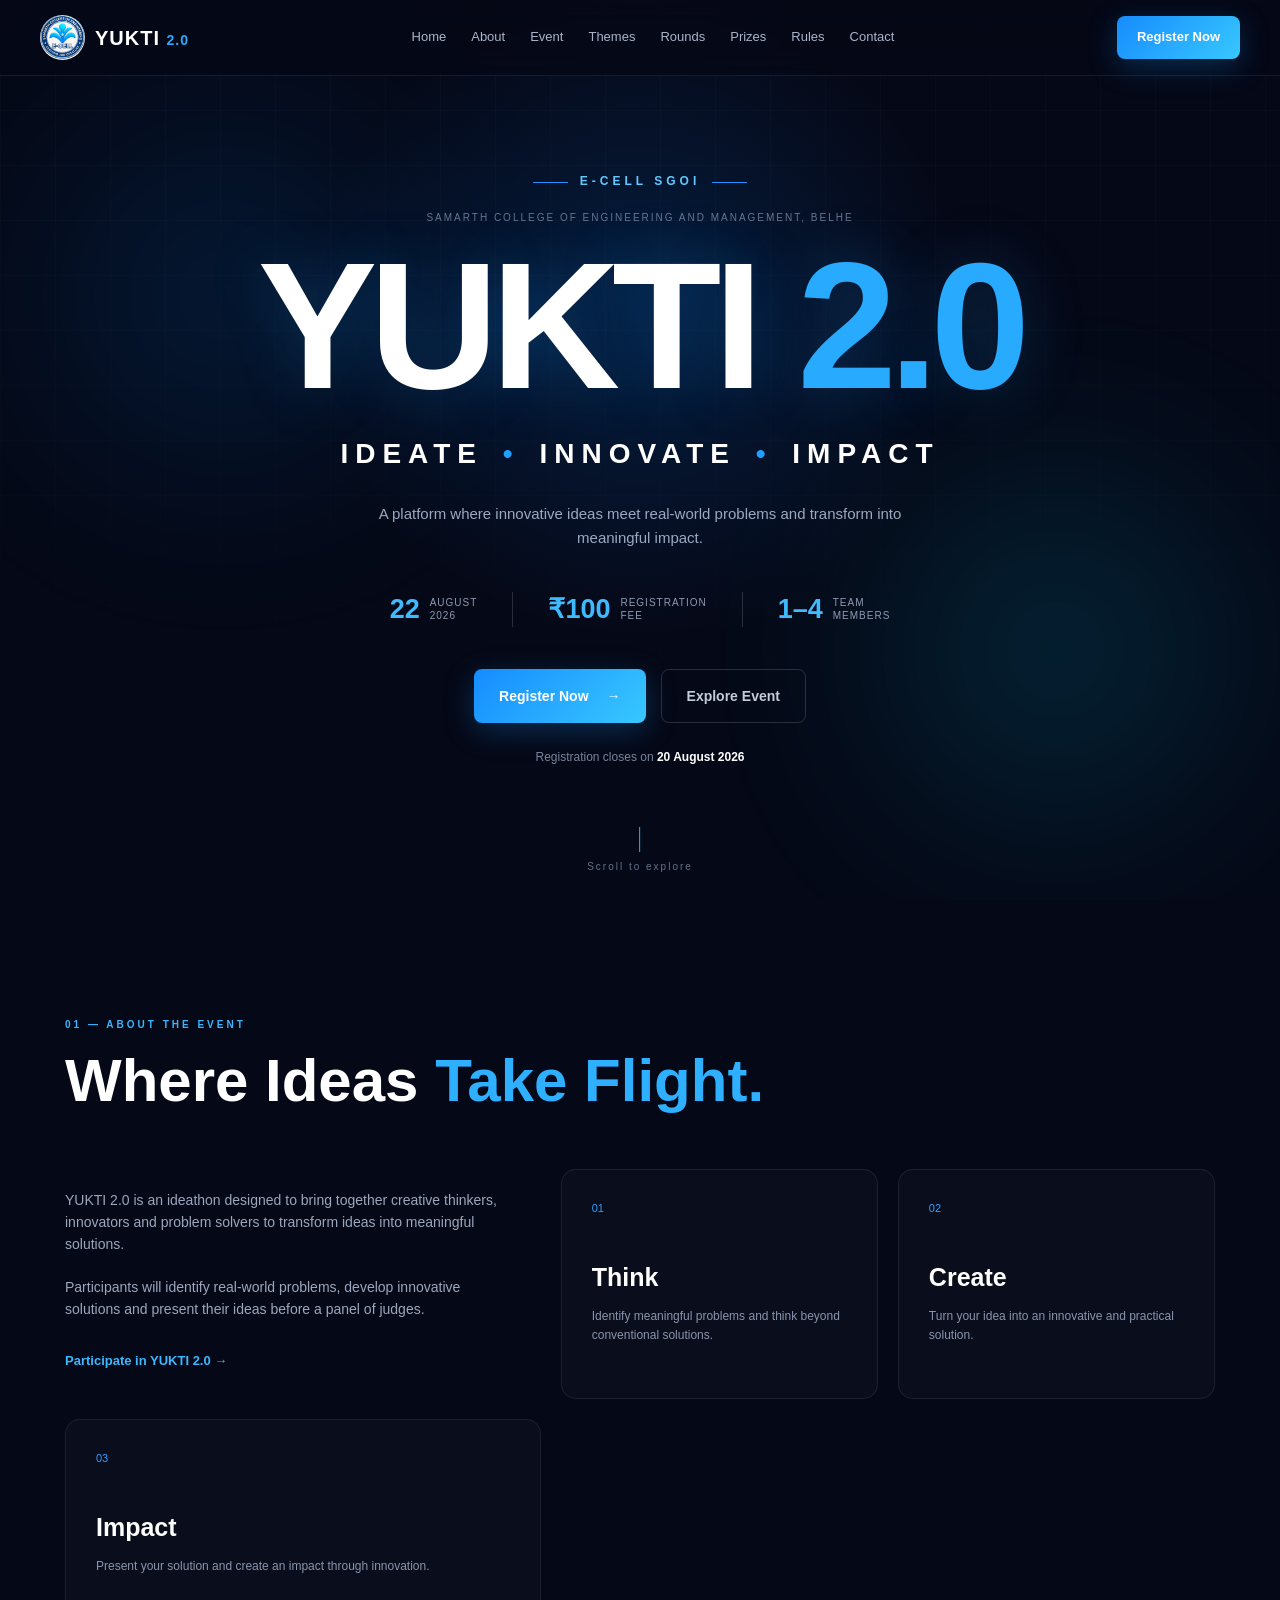
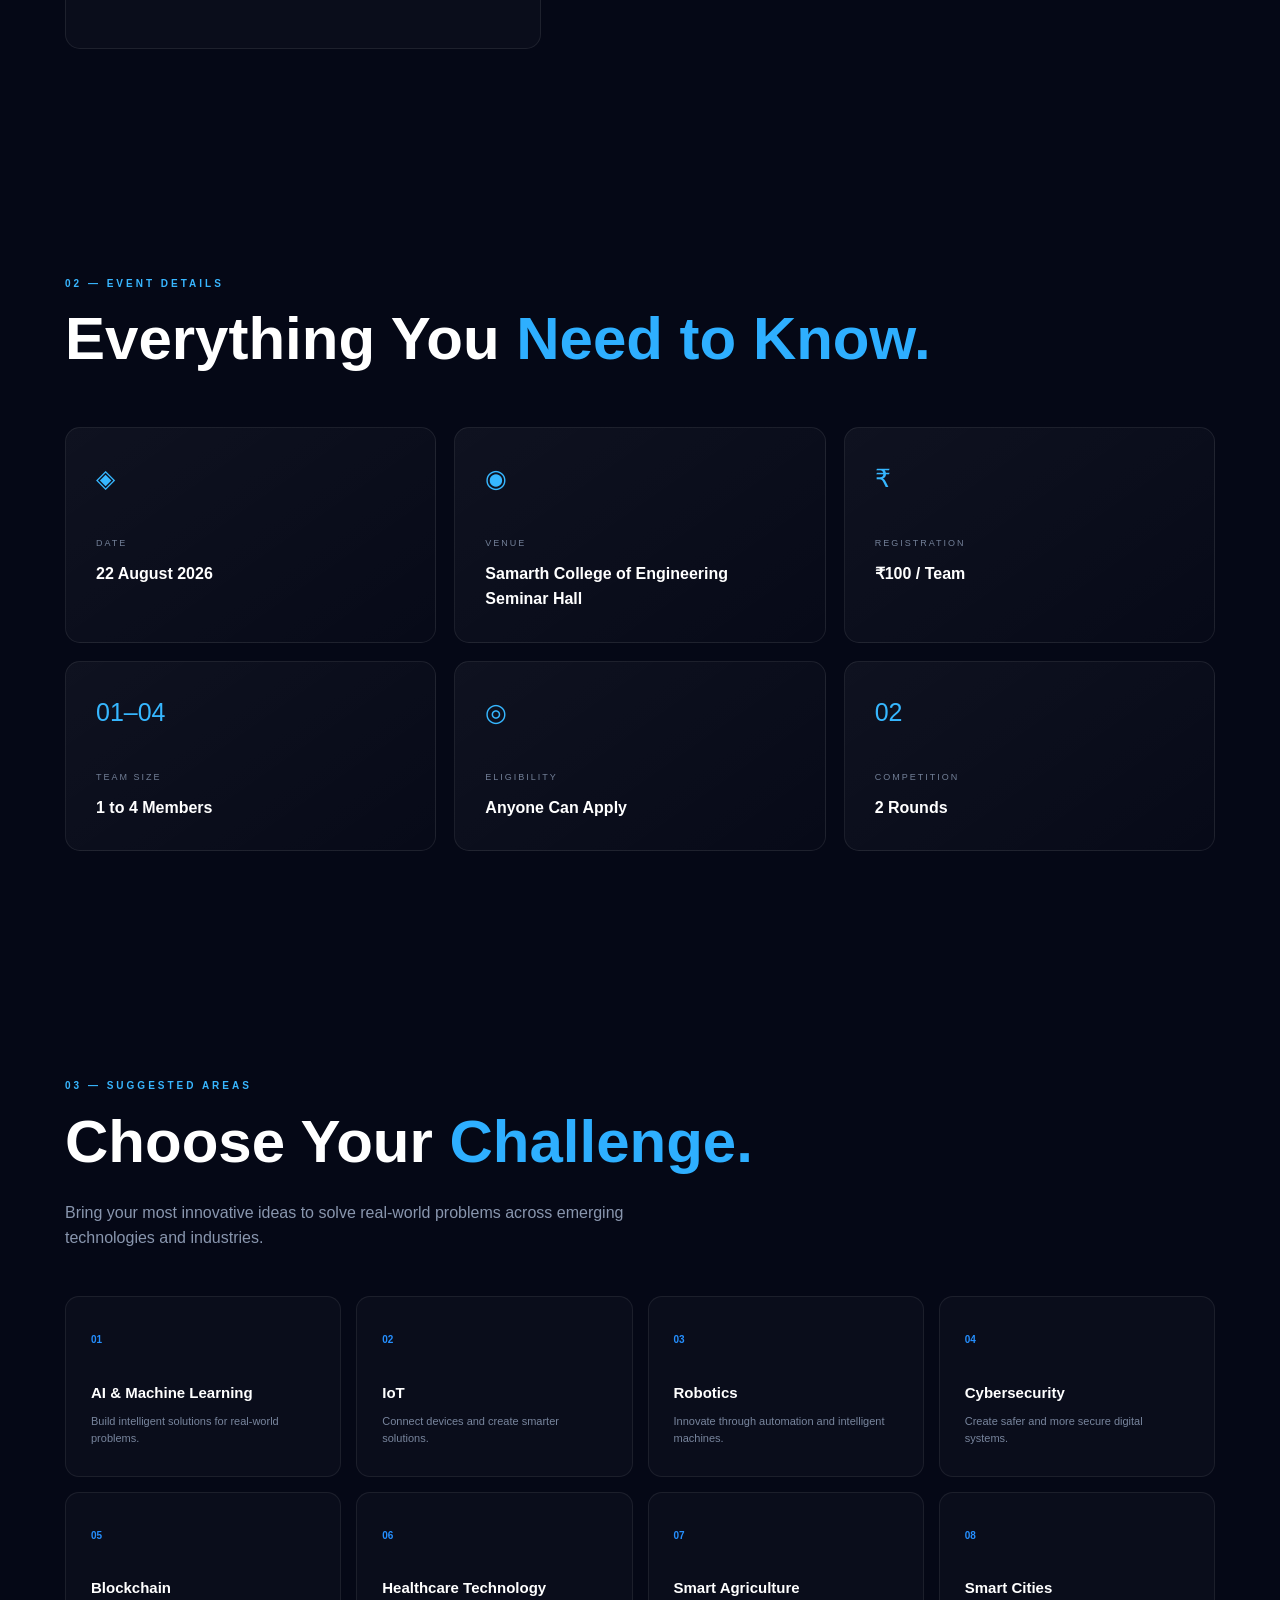
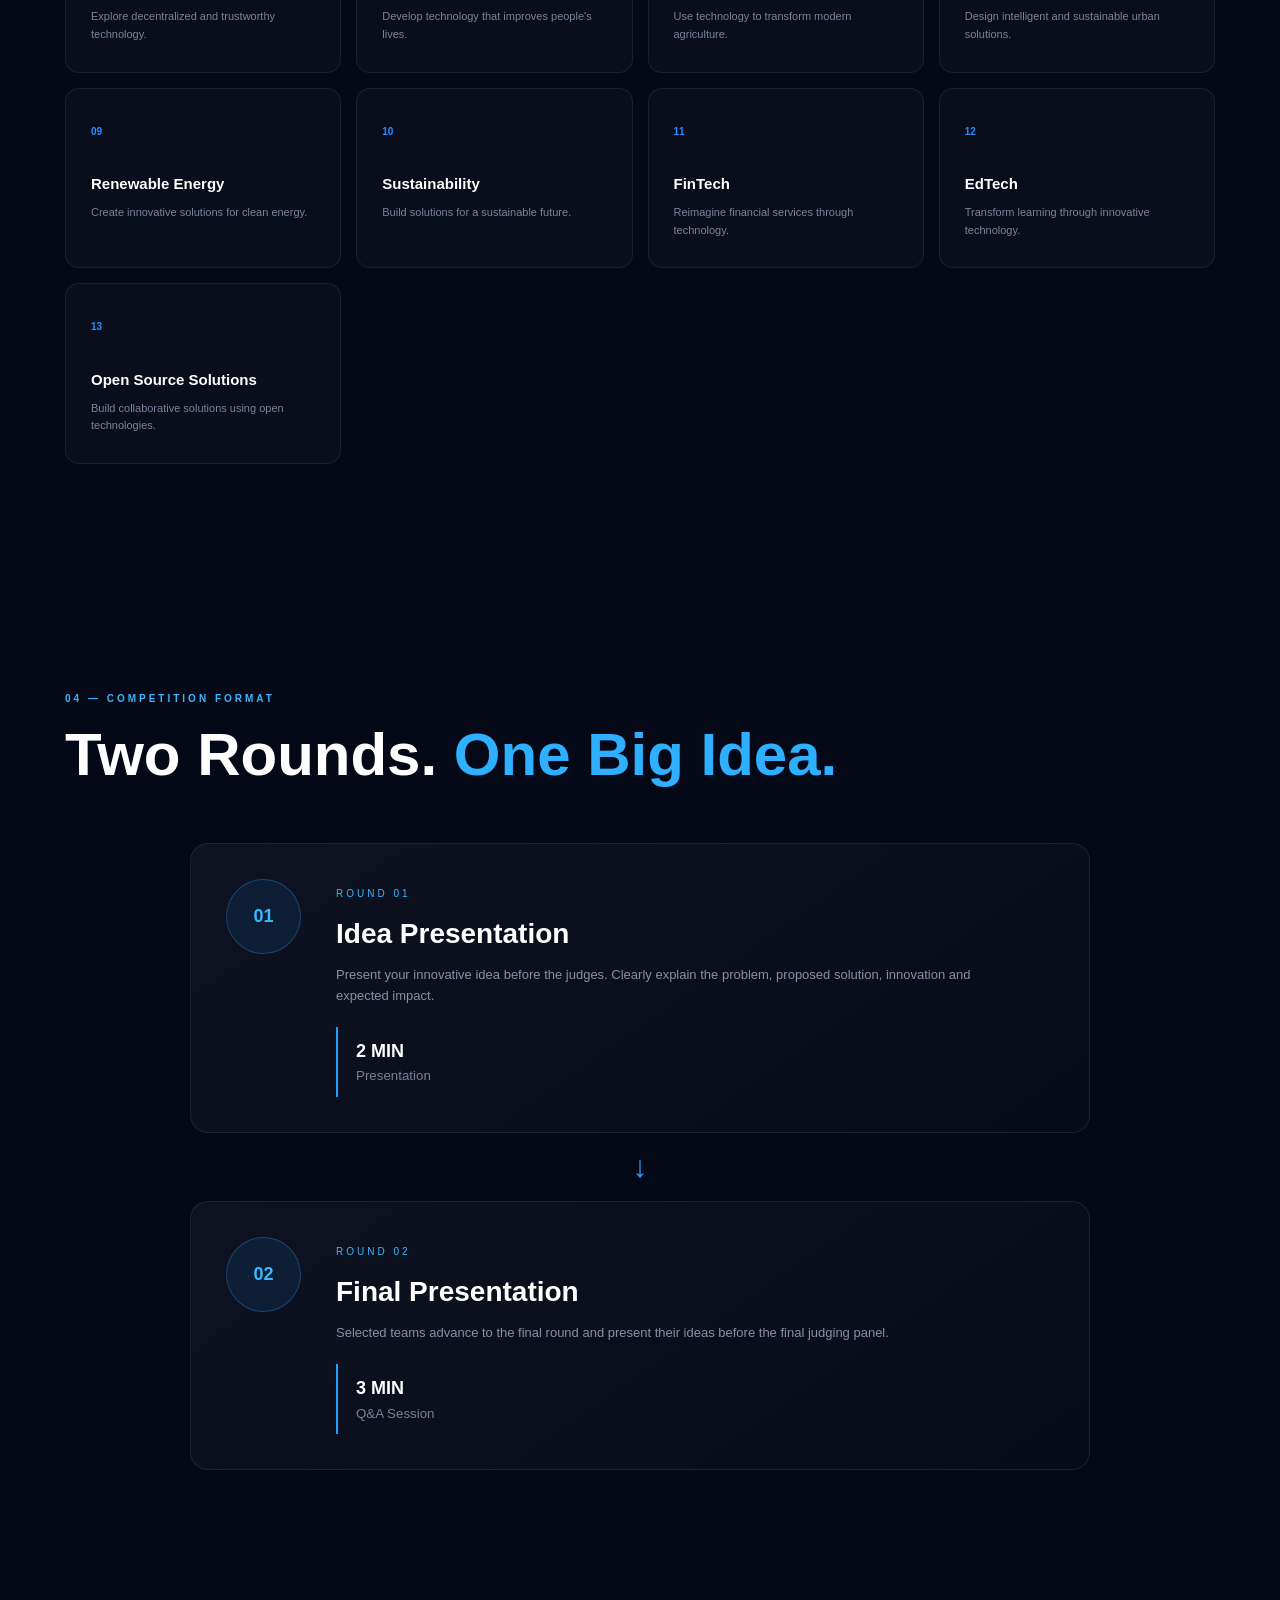
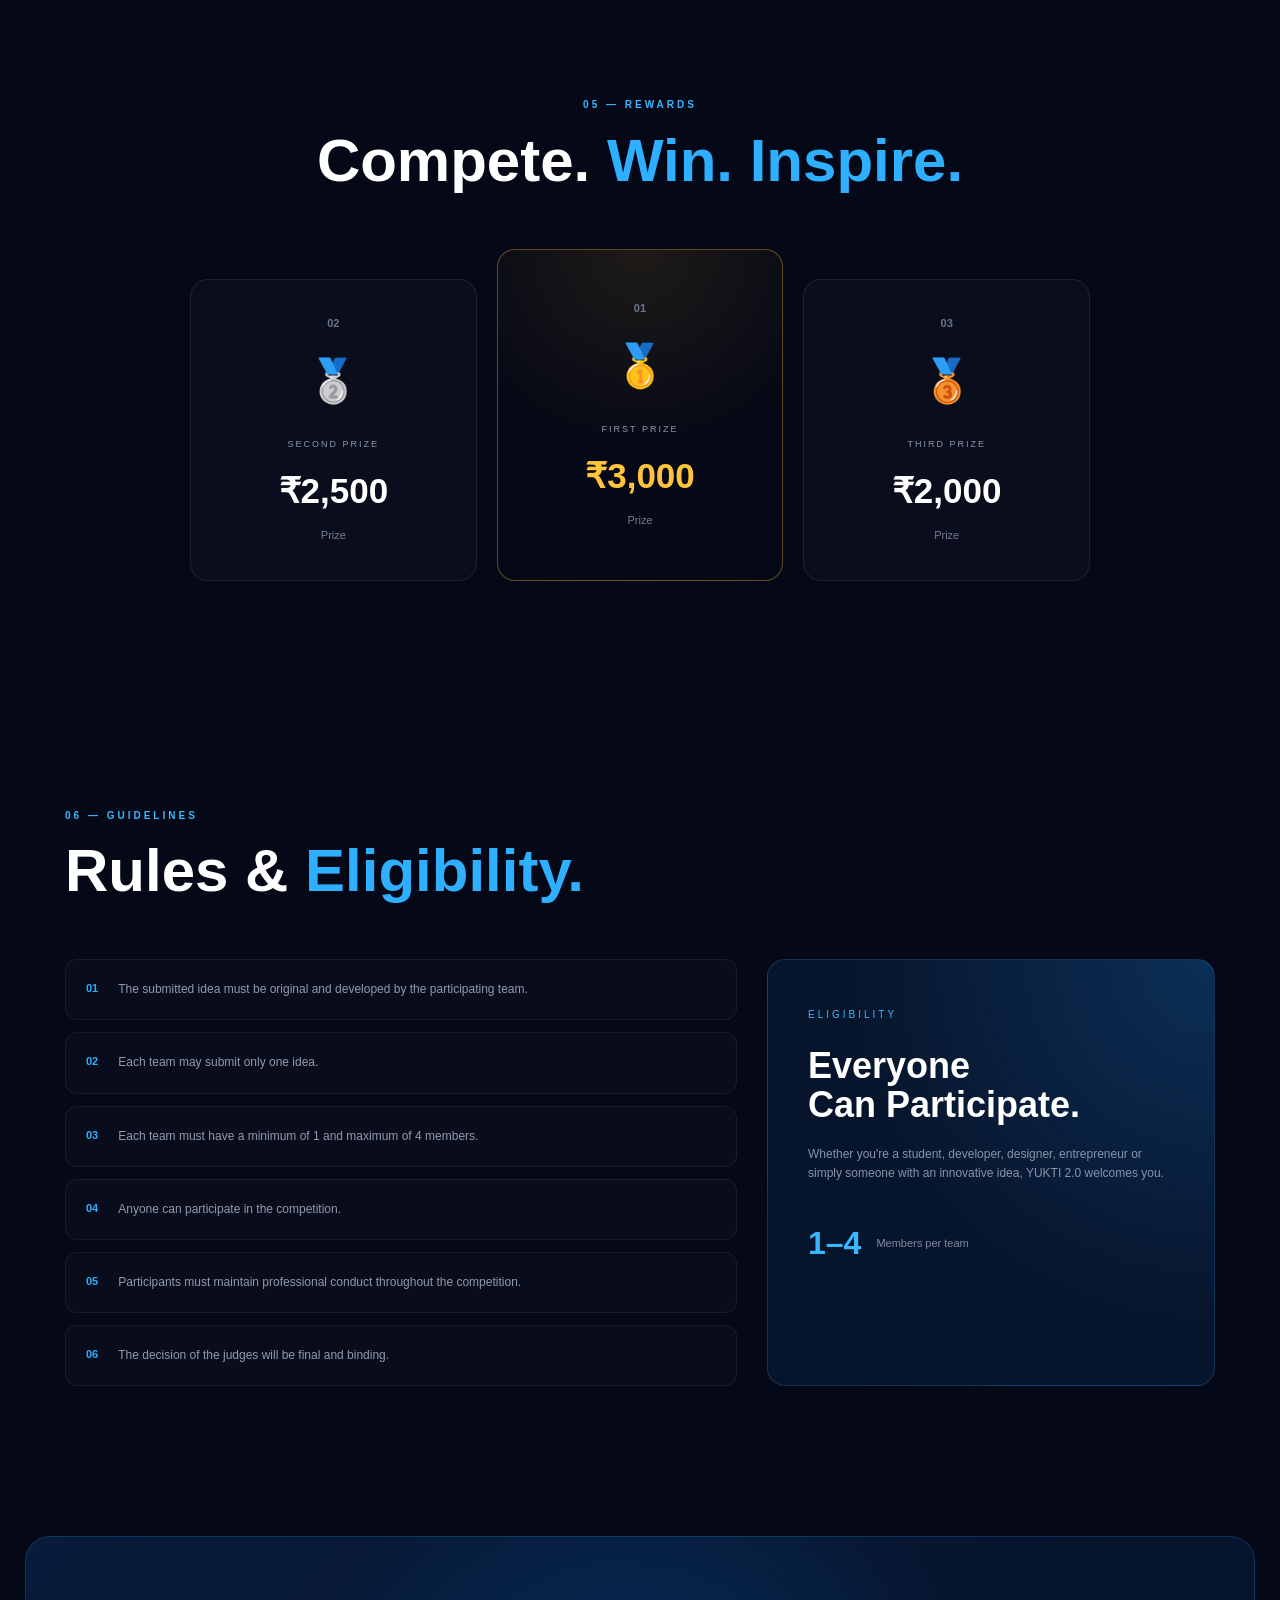
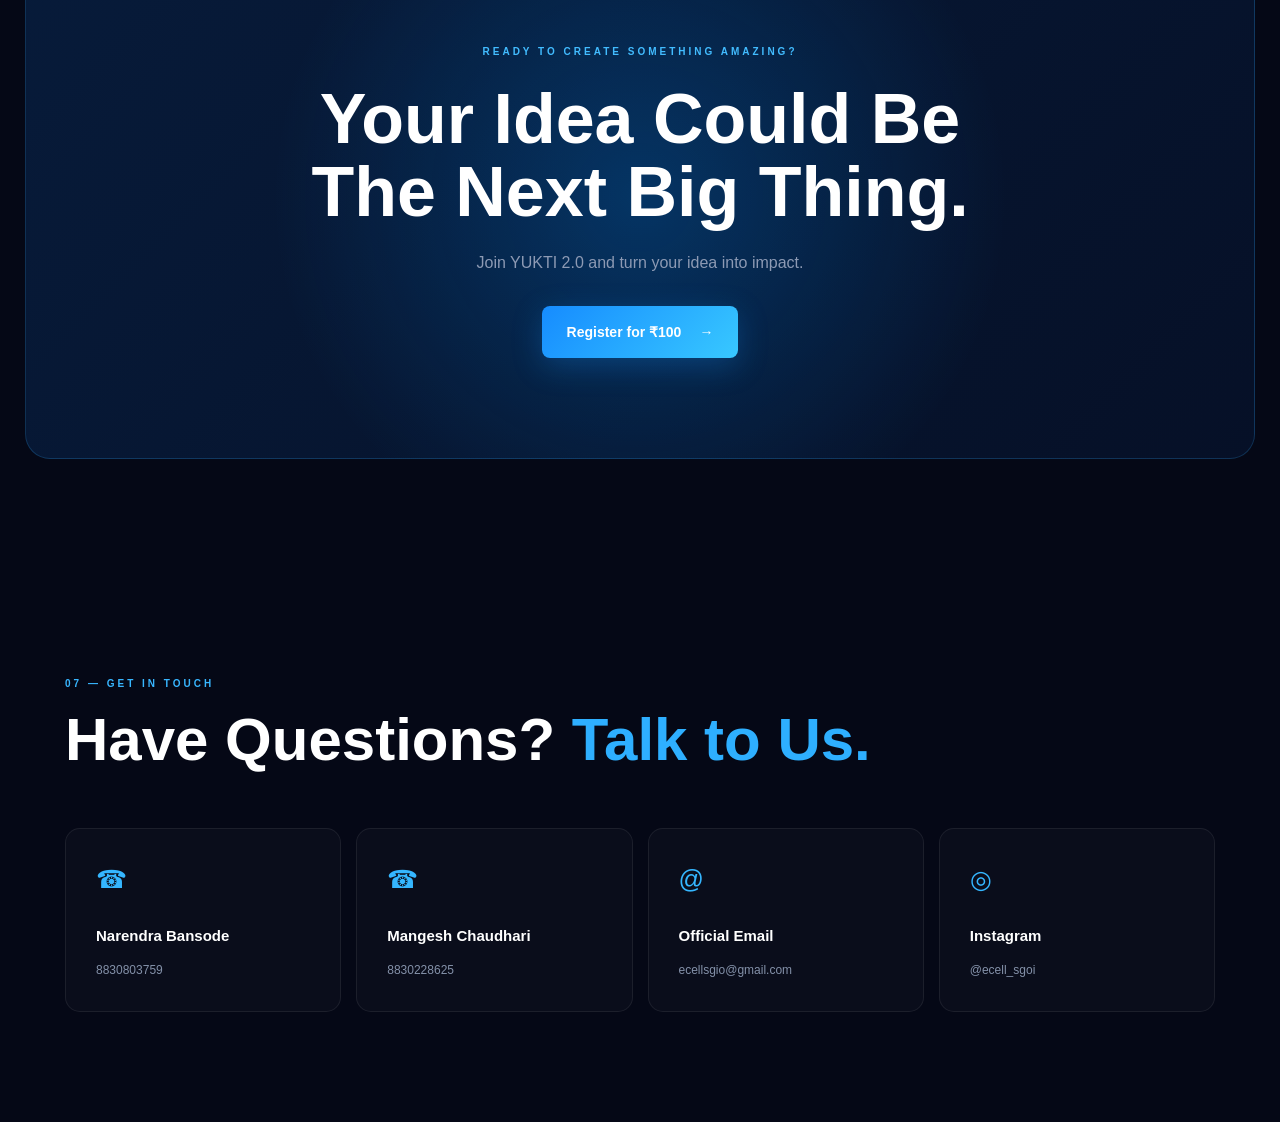
<file: index.html>
<!DOCTYPE html>
<html lang="en">

<head>
    <meta charset="UTF-8">
    <meta name="viewport" content="width=device-width, initial-scale=1.0">

    <title>YUKTI 2.0 | E-Cell SGOI</title>

    <link rel="stylesheet" href="css/style.css">
</head>

<body>

    <!-- ================= NAVBAR ================= -->

    <header class="navbar">

        <div class="nav-container">

            <a href="index.html" class="brand">

                <img
                    src="images/college-logo.jpeg"
                    alt="Samarth College Logo"
                >

                <div class="brand-name">
                    <span>YUKTI</span>
                    <small>2.0</small>
                </div>

            </a>


            <nav class="nav-links">

                <a href="#home">Home</a>
                <a href="#about">About</a>
                <a href="#event">Event</a>
                <a href="#themes">Themes</a>
                <a href="#rounds">Rounds</a>
                <a href="#prizes">Prizes</a>
                <a href="#rules">Rules</a>
                <a href="#contact">Contact</a>

            </nav>


            <!-- REGISTER BUTTON -->

            <a href="register.html" class="nav-register">
                Register Now
            </a>

        </div>

    </header>



    <!-- ================= MAIN ================= -->

    <main>


        <!-- ================= HERO ================= -->

        <section class="hero" id="home">

            <div class="hero-grid"></div>

            <div class="hero-glow glow-one"></div>

            <div class="hero-glow glow-two"></div>


            <div class="hero-content">

                <div class="organizer">

                    <span></span>

                    E-CELL SGOI

                    <span></span>

                </div>


                <p class="hero-subtitle">

                    SAMARTH COLLEGE OF ENGINEERING
                    AND MANAGEMENT, BELHE

                </p>


                <h1>

                    YUKTI <span>2.0</span>

                </h1>


                <h2>

                    IDEATE
                    <b>•</b>
                    INNOVATE
                    <b>•</b>
                    IMPACT

                </h2>


                <p class="hero-description">

                    A platform where innovative ideas meet
                    real-world problems and transform into
                    meaningful impact.

                </p>


                <!-- HERO INFORMATION -->

                <div class="hero-info">

                    <div class="info-item">

                        <strong>22</strong>

                        <span>
                            AUGUST<br>
                            2026
                        </span>

                    </div>


                    <div class="info-line"></div>


                    <div class="info-item">

                        <strong>₹100</strong>

                        <span>
                            REGISTRATION<br>
                            FEE
                        </span>

                    </div>


                    <div class="info-line"></div>


                    <div class="info-item">

                        <strong>1–4</strong>

                        <span>
                            TEAM<br>
                            MEMBERS
                        </span>

                    </div>

                </div>


                <!-- HERO BUTTONS -->

                <div class="hero-buttons">

                    <a
                        href="register.html"
                        class="primary-btn"
                    >

                        Register Now

                        <span>→</span>

                    </a>


                    <a
                        href="#event"
                        class="secondary-btn"
                    >

                        Explore Event

                    </a>

                </div>


                <p class="deadline">

                    Registration closes on

                    <strong>
                        20 August 2026
                    </strong>

                </p>

            </div>


            <div class="scroll-indicator">

                <span></span>

                Scroll to explore

            </div>

        </section>



        <!-- ================= ABOUT ================= -->

        <section class="about-section" id="about">

            <div class="section-heading">

                <span>
                    01 — ABOUT THE EVENT
                </span>

                <h2>

                    Where Ideas
                    <em>Take Flight.</em>

                </h2>

            </div>


            <div class="about-grid">


                <div class="about-text">

                    <p>

                        YUKTI 2.0 is an ideathon designed to bring
                        together creative thinkers, innovators and
                        problem solvers to transform ideas into
                        meaningful solutions.

                    </p>


                    <p>

                        Participants will identify real-world
                        problems, develop innovative solutions and
                        present their ideas before a panel of judges.

                    </p>


                    <a
                        href="register.html"
                        class="text-link"
                    >

                        Participate in YUKTI 2.0 →

                    </a>

                </div>


                <div class="about-card">

                    <div class="card-number">
                        01
                    </div>

                    <h3>
                        Think
                    </h3>

                    <p>

                        Identify meaningful problems and think
                        beyond conventional solutions.

                    </p>

                </div>


                <div class="about-card">

                    <div class="card-number">
                        02
                    </div>

                    <h3>
                        Create
                    </h3>

                    <p>

                        Turn your idea into an innovative and
                        practical solution.

                    </p>

                </div>


                <div class="about-card">

                    <div class="card-number">
                        03
                    </div>

                    <h3>
                        Impact
                    </h3>

                    <p>

                        Present your solution and create an
                        impact through innovation.

                    </p>

                </div>

            </div>

        </section>



        <!-- ================= EVENT DETAILS ================= -->

        <section class="event-section" id="event">

            <div class="section-heading">

                <span>
                    02 — EVENT DETAILS
                </span>

                <h2>

                    Everything You
                    <em>Need to Know.</em>

                </h2>

            </div>


            <div class="details-grid">


                <div class="detail-card">

                    <span class="detail-icon">
                        ◈
                    </span>

                    <small>
                        DATE
                    </small>

                    <h3>
                        22 August 2026
                    </h3>

                </div>


                <div class="detail-card">

                    <span class="detail-icon">
                        ◉
                    </span>

                    <small>
                        VENUE
                    </small>

                    <h3>

                        Samarth College of Engineering
                        Seminar Hall

                    </h3>

                </div>


                <div class="detail-card">

                    <span class="detail-icon">
                        ₹
                    </span>

                    <small>
                        REGISTRATION
                    </small>

                    <h3>
                        ₹100 / Team
                    </h3>

                </div>


                <div class="detail-card">

                    <span class="detail-icon">
                        01–04
                    </span>

                    <small>
                        TEAM SIZE
                    </small>

                    <h3>
                        1 to 4 Members
                    </h3>

                </div>


                <div class="detail-card">

                    <span class="detail-icon">
                        ◎
                    </span>

                    <small>
                        ELIGIBILITY
                    </small>

                    <h3>
                        Anyone Can Apply
                    </h3>

                </div>


                <div class="detail-card">

                    <span class="detail-icon">
                        02
                    </span>

                    <small>
                        COMPETITION
                    </small>

                    <h3>
                        2 Rounds
                    </h3>

                </div>

            </div>

        </section>



        <!-- ================= THEMES ================= -->

        <section class="themes-section" id="themes">

            <div class="section-heading">

                <span>
                    03 — SUGGESTED AREAS
                </span>

                <h2>

                    Choose Your
                    <em>Challenge.</em>

                </h2>

            </div>


            <p class="section-intro">

                Bring your most innovative ideas to solve
                real-world problems across emerging
                technologies and industries.

            </p>


            <div class="themes-grid">


                <div class="theme-card">
                    <span>01</span>
                    <h3>AI & Machine Learning</h3>
                    <p>Build intelligent solutions for real-world problems.</p>
                </div>


                <div class="theme-card">
                    <span>02</span>
                    <h3>IoT</h3>
                    <p>Connect devices and create smarter solutions.</p>
                </div>


                <div class="theme-card">
                    <span>03</span>
                    <h3>Robotics</h3>
                    <p>Innovate through automation and intelligent machines.</p>
                </div>


                <div class="theme-card">
                    <span>04</span>
                    <h3>Cybersecurity</h3>
                    <p>Create safer and more secure digital systems.</p>
                </div>


                <div class="theme-card">
                    <span>05</span>
                    <h3>Blockchain</h3>
                    <p>Explore decentralized and trustworthy technology.</p>
                </div>


                <div class="theme-card">
                    <span>06</span>
                    <h3>Healthcare Technology</h3>
                    <p>Develop technology that improves people's lives.</p>
                </div>


                <div class="theme-card">
                    <span>07</span>
                    <h3>Smart Agriculture</h3>
                    <p>Use technology to transform modern agriculture.</p>
                </div>


                <div class="theme-card">
                    <span>08</span>
                    <h3>Smart Cities</h3>
                    <p>Design intelligent and sustainable urban solutions.</p>
                </div>


                <div class="theme-card">
                    <span>09</span>
                    <h3>Renewable Energy</h3>
                    <p>Create innovative solutions for clean energy.</p>
                </div>


                <div class="theme-card">
                    <span>10</span>
                    <h3>Sustainability</h3>
                    <p>Build solutions for a sustainable future.</p>
                </div>


                <div class="theme-card">
                    <span>11</span>
                    <h3>FinTech</h3>
                    <p>Reimagine financial services through technology.</p>
                </div>


                <div class="theme-card">
                    <span>12</span>
                    <h3>EdTech</h3>
                    <p>Transform learning through innovative technology.</p>
                </div>


                <div class="theme-card">
                    <span>13</span>
                    <h3>Open Source Solutions</h3>
                    <p>Build collaborative solutions using open technologies.</p>
                </div>

            </div>

        </section>



        <!-- ================= ROUNDS ================= -->

        <section class="rounds-section" id="rounds">

            <div class="section-heading">

                <span>
                    04 — COMPETITION FORMAT
                </span>

                <h2>

                    Two Rounds.
                    <em>One Big Idea.</em>

                </h2>

            </div>


            <div class="rounds-container">


                <div class="round-card">

                    <div class="round-number">
                        01
                    </div>


                    <div class="round-content">

                        <span>
                            ROUND 01
                        </span>

                        <h3>
                            Idea Presentation
                        </h3>

                        <p>

                            Present your innovative idea before
                            the judges. Clearly explain the problem,
                            proposed solution, innovation and
                            expected impact.

                        </p>


                        <div class="round-time">

                            <strong>
                                2 MIN
                            </strong>

                            <small>
                                Presentation
                            </small>

                        </div>

                    </div>

                </div>


                <div class="round-connector">
                    ↓
                </div>


                <div class="round-card">

                    <div class="round-number">
                        02
                    </div>


                    <div class="round-content">

                        <span>
                            ROUND 02
                        </span>

                        <h3>
                            Final Presentation
                        </h3>

                        <p>

                            Selected teams advance to the final
                            round and present their ideas before
                            the final judging panel.

                        </p>


                        <div class="round-time">

                            <strong>
                                3 MIN
                            </strong>

                            <small>
                                Q&A Session
                            </small>

                        </div>

                    </div>

                </div>

            </div>

        </section>



        <!-- ================= PRIZES ================= -->

        <section class="prizes-section" id="prizes">

            <div class="section-heading center-heading">

                <span>
                    05 — REWARDS
                </span>

                <h2>

                    Compete.
                    <em>Win. Inspire.</em>

                </h2>

            </div>


            <div class="prizes-grid">


                <div class="prize-card second-prize">

                    <div class="prize-position">
                        02
                    </div>

                    <div class="prize-medal">
                        🥈
                    </div>

                    <span>
                        SECOND PRIZE
                    </span>

                    <h3>
                        ₹2,500
                    </h3>

                    <p>
                        Prize
                    </p>

                </div>


                <div class="prize-card first-prize">

                    <div class="prize-position">
                        01
                    </div>

                    <div class="prize-medal">
                        🥇
                    </div>

                    <span>
                        FIRST PRIZE
                    </span>

                    <h3>
                        ₹3,000
                    </h3>

                    <p>
                        Prize
                    </p>

                </div>


                <div class="prize-card third-prize">

                    <div class="prize-position">
                        03
                    </div>

                    <div class="prize-medal">
                        🥉
                    </div>

                    <span>
                        THIRD PRIZE
                    </span>

                    <h3>
                        ₹2,000
                    </h3>

                    <p>
                        Prize
                    </p>

                </div>

            </div>

        </section>



        <!-- ================= RULES ================= -->

        <section class="rules-section" id="rules">

            <div class="section-heading">

                <span>
                    06 — GUIDELINES
                </span>

                <h2>

                    Rules &
                    <em>Eligibility.</em>

                </h2>

            </div>


            <div class="rules-grid">


                <div class="rules-list">


                    <div class="rule">

                        <span>01</span>

                        <p>

                            The submitted idea must be original
                            and developed by the participating team.

                        </p>

                    </div>


                    <div class="rule">

                        <span>02</span>

                        <p>

                            Each team may submit only one idea.

                        </p>

                    </div>


                    <div class="rule">

                        <span>03</span>

                        <p>

                            Each team must have a minimum of
                            1 and maximum of 4 members.

                        </p>

                    </div>


                    <div class="rule">

                        <span>04</span>

                        <p>

                            Anyone can participate in the competition.

                        </p>

                    </div>


                    <div class="rule">

                        <span>05</span>

                        <p>

                            Participants must maintain professional
                            conduct throughout the competition.

                        </p>

                    </div>


                    <div class="rule">

                        <span>06</span>

                        <p>

                            The decision of the judges will be
                            final and binding.

                        </p>

                    </div>

                </div>


                <div class="eligibility-card">

                    <span>
                        ELIGIBILITY
                    </span>

                    <h3>

                        Everyone<br>
                        Can Participate.

                    </h3>


                    <p>

                        Whether you're a student, developer,
                        designer, entrepreneur or simply someone
                        with an innovative idea, YUKTI 2.0 welcomes you.

                    </p>


                    <div class="team-size">

                        <strong>
                            1–4
                        </strong>

                        <span>
                            Members per team
                        </span>

                    </div>

                </div>

            </div>

        </section>



        <!-- ================= REGISTER CTA ================= -->

        <section class="register-cta" id="register">

            <div class="cta-content">

                <span>
                    READY TO CREATE SOMETHING AMAZING?
                </span>


                <h2>

                    Your Idea Could Be
                    <br>
                    The Next Big Thing.

                </h2>


                <p>

                    Join YUKTI 2.0 and turn your idea
                    into impact.

                </p>


                <!-- REGISTER BUTTON -->

                <a
                    href="register.html"
                    class="primary-btn"
                >

                    Register for ₹100

                    <span>
                        →
                    </span>

                </a>

            </div>

        </section>



        <!-- ================= CONTACT ================= -->

        <section class="contact-section" id="contact">

            <div class="section-heading">

                <span>
                    07 — GET IN TOUCH
                </span>

                <h2>

                    Have Questions?
                    <em>Talk to Us.</em>

                </h2>

            </div>


            <div class="contact-grid">


                <div class="contact-card">

                    <div class="contact-icon">
                        ☎
                    </div>

                    <h3>
                        Narendra Bansode
                    </h3>

                    <a href="tel:8830803759">
                        8830803759
                    </a>

                </div>


                <div class="contact-card">

                    <div class="contact-icon">
                        ☎
                    </div>

                    <h3>
                        Mangesh Chaudhari
                    </h3>

                    <a href="tel:8830228625">
                        8830228625
                    </a>

                </div>


                <div class="contact-card">

                    <div class="contact-icon">
                        @
                    </div>

                    <h3>
                        Official Email
                    </h3>

                    <a href="mailto:ecellsgio@gmail.com">
                        ecellsgio@gmail.com
                    </a>

                </div>


                <div class="contact-card">

                    <div class="contact-icon">
                        ◎
                    </div>

                    <h3>
                        Instagram
                    </h3>

                    <a
                        href="https://instagram.com/ecell_sgoi"
                        target="_blank"
                    >
                        @ecell_sgoi
                    </a>

                </div>

            </div>

        </section>
</file>
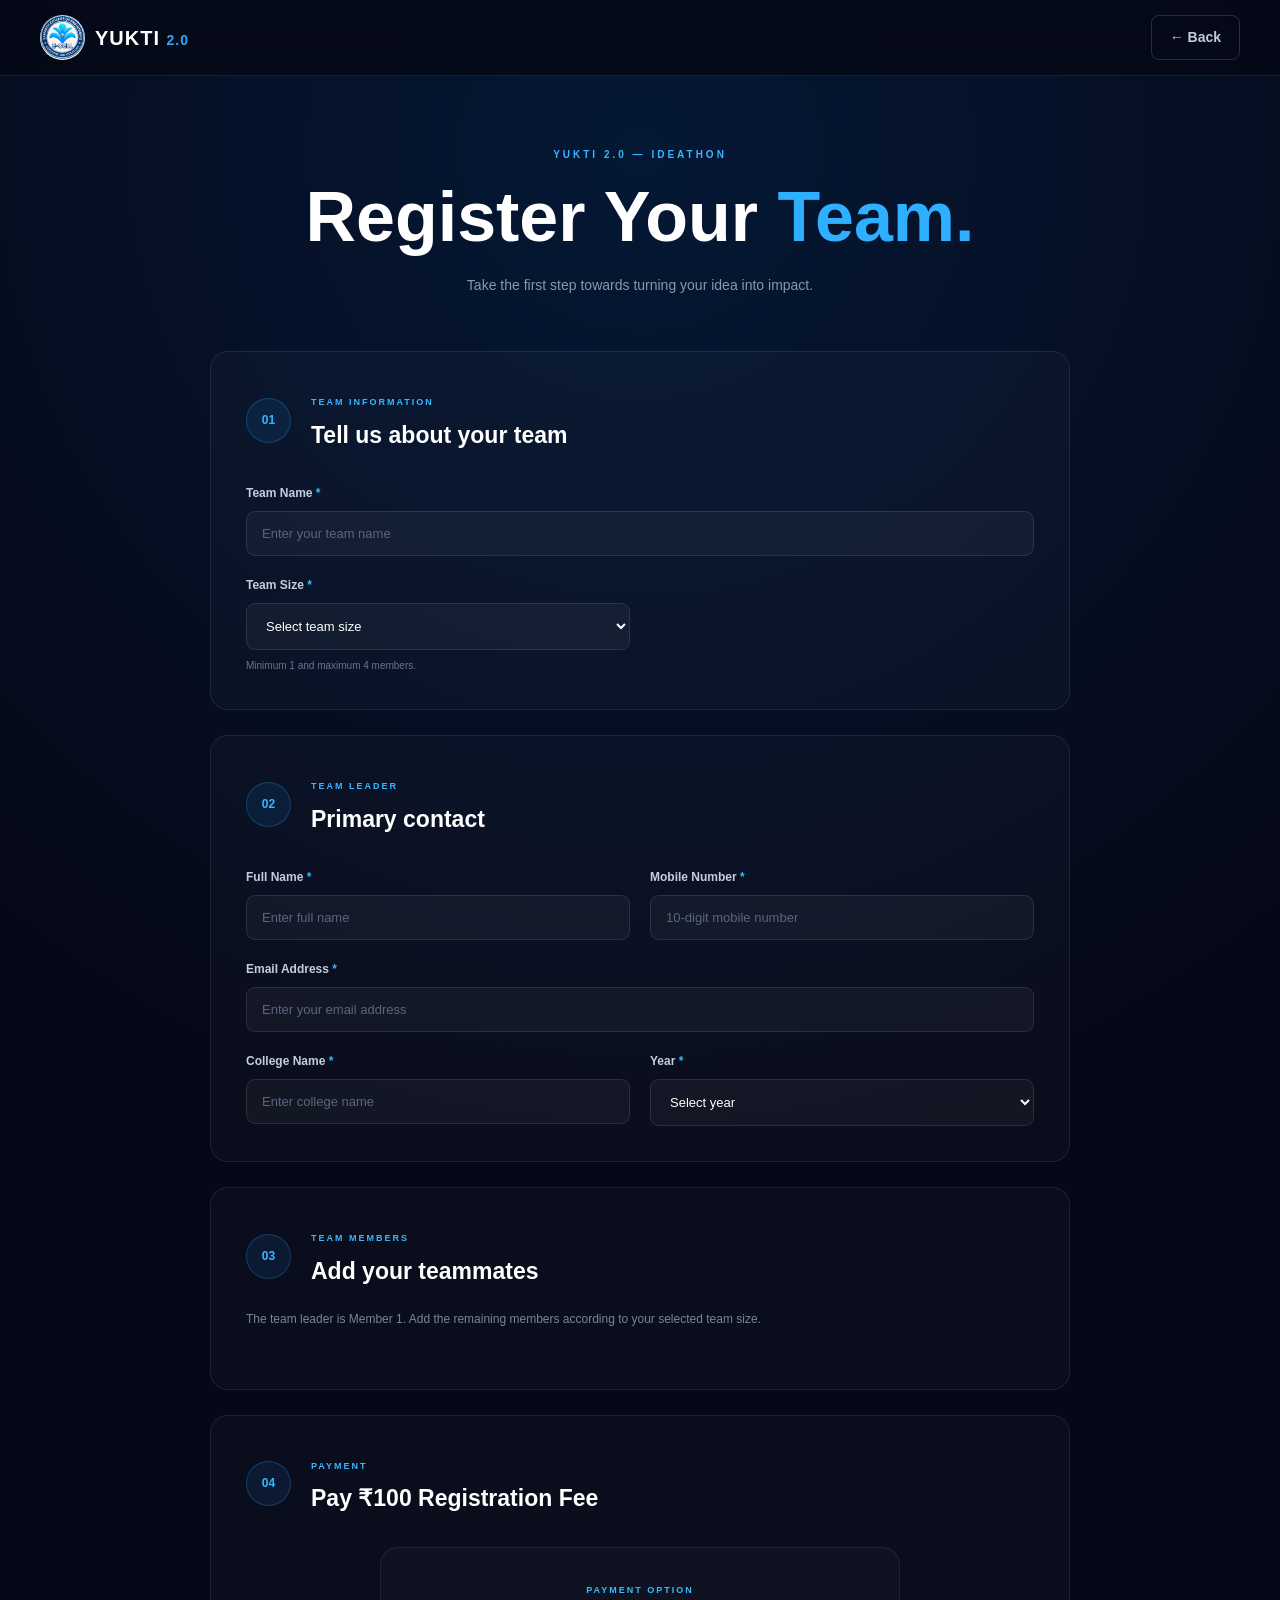
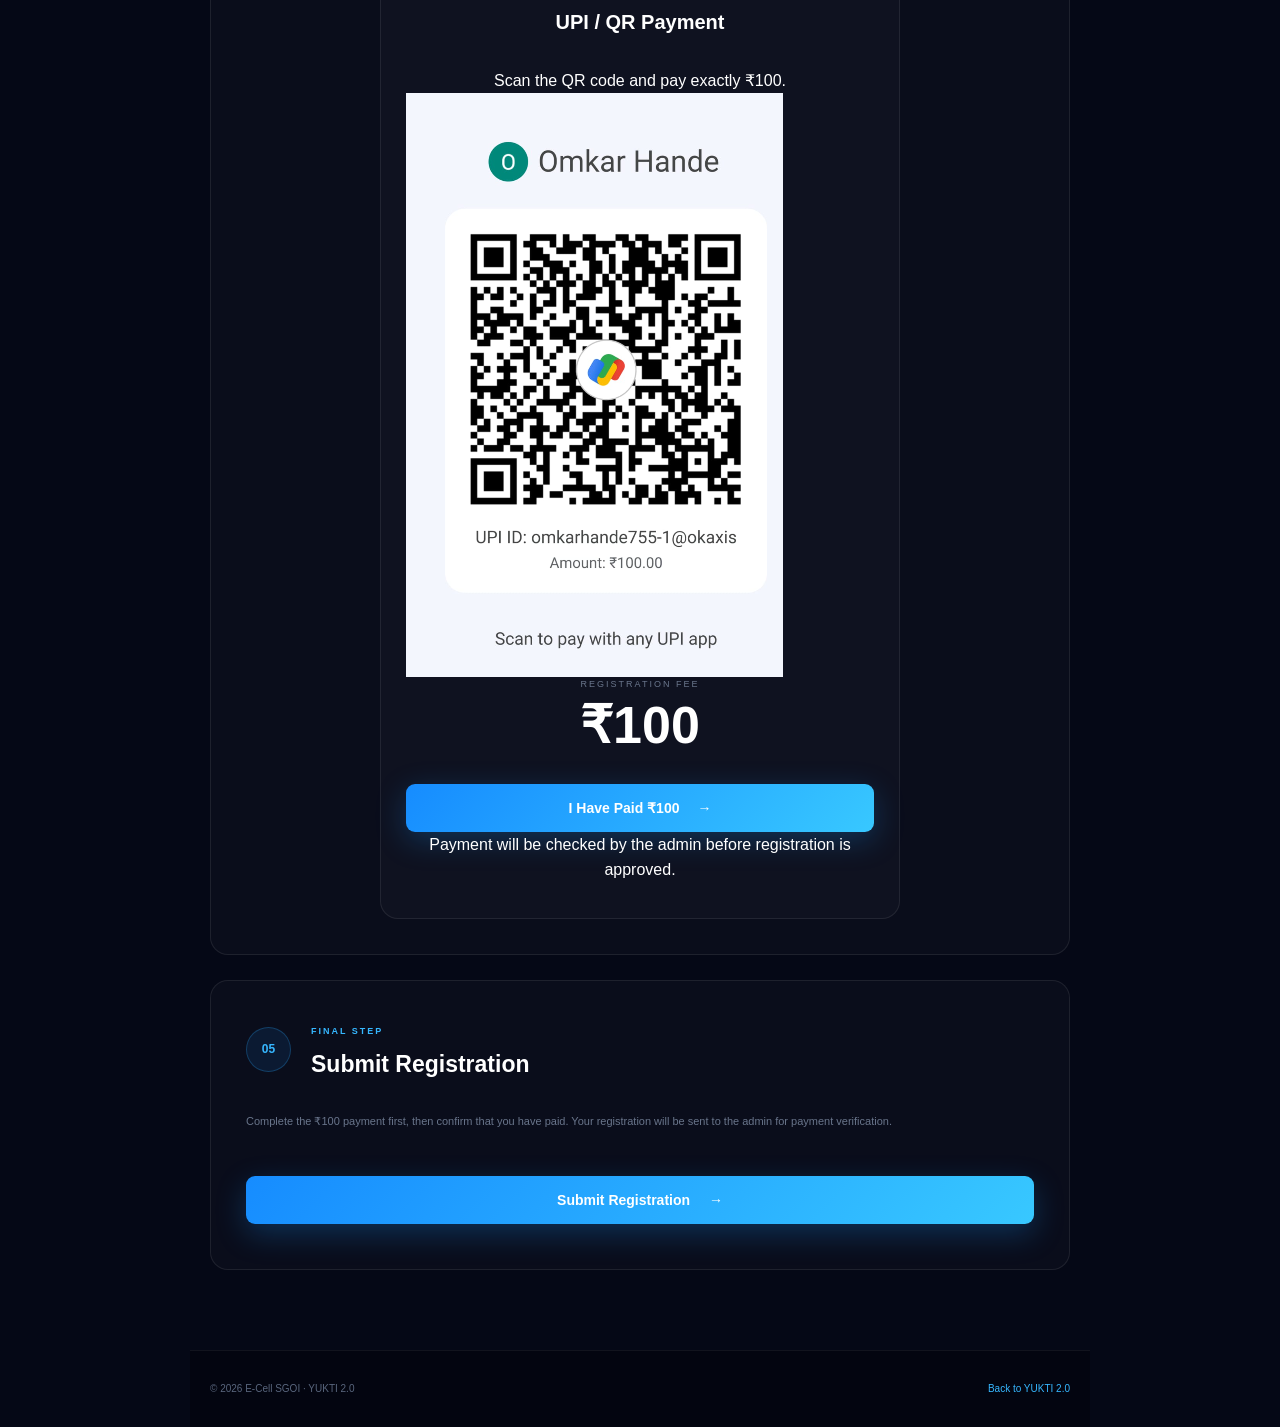
<file: register.html>
<!DOCTYPE html>
<html lang="en">

<head>
    <meta charset="UTF-8">
    <meta name="viewport" content="width=device-width, initial-scale=1.0">

    <title>Register | YUKTI 2.0</title>

    <link rel="stylesheet" href="css/style.css">
    <link rel="stylesheet" href="css/register.css">
</head>

<body class="registration-page">

    <!-- ================= NAVBAR ================= -->

    <header class="navbar">

        <div class="nav-container">

            <a href="index.html" class="brand">

                <img
                    src="images/college-logo.jpeg"
                    alt="Samarth College Logo"
                >

                <div class="brand-name">
                    <span>YUKTI</span>
                    <small>2.0</small>
                </div>

            </a>

            <a href="index.html" class="secondary-btn back-button">
                ← Back
            </a>

        </div>

    </header>


    <!-- ================= MAIN ================= -->

    <main class="registration-container">


        <!-- ================= HEADER ================= -->

        <div class="registration-header">

            <span>YUKTI 2.0 — IDEATHON</span>

            <h1>
                Register Your
                <em>Team.</em>
            </h1>

            <p>
                Take the first step towards turning
                your idea into impact.
            </p>

        </div>


        <!-- ================= REGISTRATION FORM ================= -->

        <form
            id="registrationForm"
            class="registration-form"
        >


            <!-- ================= TEAM INFORMATION ================= -->

            <section class="form-section">

                <div class="form-section-title">

                    <span>01</span>

                    <div>

                        <small>TEAM INFORMATION</small>

                        <h2>
                            Tell us about your team
                        </h2>

                    </div>

                </div>


                <div class="form-grid">


                    <!-- TEAM NAME -->

                    <div class="form-group full-width">

                        <label for="teamName">
                            Team Name <b>*</b>
                        </label>

                        <input
                            type="text"
                            id="teamName"
                            name="teamName"
                            placeholder="Enter your team name"
                            required
                        >

                    </div>


                    <!-- TEAM SIZE -->

                    <div class="form-group">

                        <label for="teamSize">
                            Team Size <b>*</b>
                        </label>

                        <select
                            id="teamSize"
                            name="teamSize"
                            required
                        >

                            <option value="">
                                Select team size
                            </option>

                            <option value="1">
                                1 Member
                            </option>

                            <option value="2">
                                2 Members
                            </option>

                            <option value="3">
                                3 Members
                            </option>

                            <option value="4">
                                4 Members
                            </option>

                        </select>

                        <small class="field-help">
                            Minimum 1 and maximum 4 members.
                        </small>

                    </div>

                </div>

            </section>



            <!-- ================= TEAM LEADER ================= -->

            <section class="form-section">

                <div class="form-section-title">

                    <span>02</span>

                    <div>

                        <small>TEAM LEADER</small>

                        <h2>
                            Primary contact
                        </h2>

                    </div>

                </div>


                <div class="form-grid">


                    <!-- LEADER NAME -->

                    <div class="form-group">

                        <label for="leaderName">
                            Full Name <b>*</b>
                        </label>

                        <input
                            type="text"
                            id="leaderName"
                            name="leaderName"
                            placeholder="Enter full name"
                            required
                        >

                    </div>


                    <!-- LEADER PHONE -->

                    <div class="form-group">

                        <label for="leaderPhone">
                            Mobile Number <b>*</b>
                        </label>

                        <input
                            type="tel"
                            id="leaderPhone"
                            name="leaderPhone"
                            placeholder="10-digit mobile number"
                            maxlength="10"
                            inputmode="numeric"
                            required
                        >

                    </div>


                    <!-- LEADER EMAIL -->

                    <div class="form-group full-width">

                        <label for="leaderEmail">
                            Email Address <b>*</b>
                        </label>

                        <input
                            type="email"
                            id="leaderEmail"
                            name="leaderEmail"
                            placeholder="Enter your email address"
                            required
                        >

                    </div>


                    <!-- LEADER COLLEGE -->

                    <div class="form-group">

                        <label for="leaderCollege">
                            College Name <b>*</b>
                        </label>

                        <input
                            type="text"
                            id="leaderCollege"
                            name="leaderCollege"
                            placeholder="Enter college name"
                            required
                        >

                    </div>


                    <!-- LEADER YEAR -->

                    <div class="form-group">

                        <label for="leaderYear">
                            Year <b>*</b>
                        </label>

                        <select
                            id="leaderYear"
                            name="leaderYear"
                            required
                        >

                            <option value="">
                                Select year
                            </option>

                            <option value="1st Year">
                                1st Year
                            </option>

                            <option value="2nd Year">
                                2nd Year
                            </option>

                            <option value="3rd Year">
                                3rd Year
                            </option>

                            <option value="4th Year">
                                4th Year
                            </option>

                            <option value="Other">
                                Other
                            </option>

                        </select>

                    </div>

                </div>

            </section>



            <!-- ================= TEAM MEMBERS ================= -->

            <section class="form-section">

                <div class="form-section-title">

                    <span>03</span>

                    <div>

                        <small>TEAM MEMBERS</small>

                        <h2>
                            Add your teammates
                        </h2>

                    </div>

                </div>


                <p class="section-note">

                    The team leader is Member 1.
                    Add the remaining members according
                    to your selected team size.

                </p>



                <!-- ================= MEMBER 2 ================= -->

                <div
                    class="member-box"
                    id="member2"
                    hidden
                >

                    <div class="member-title">
                        MEMBER 02
                    </div>


                    <div class="form-grid">


                        <!-- NAME -->

                        <div class="form-group">

                            <label for="member2Name">
                                Full Name <b>*</b>
                            </label>

                            <input
                                type="text"
                                id="member2Name"
                                name="member2Name"
                                placeholder="Member name"
                            >

                        </div>


                        <!-- PHONE -->

                        <div class="form-group">

                            <label for="member2Phone">
                                Mobile Number <b>*</b>
                            </label>

                            <input
                                type="tel"
                                id="member2Phone"
                                name="member2Phone"
                                placeholder="10-digit mobile number"
                                maxlength="10"
                                inputmode="numeric"
                            >

                        </div>


                        <!-- EMAIL -->

                        <div class="form-group full-width">

                            <label for="member2Email">
                                Email <b>*</b>
                            </label>

                            <input
                                type="email"
                                id="member2Email"
                                name="member2Email"
                                placeholder="Email address"
                            >

                        </div>


                        <!-- COLLEGE -->

                        <div class="form-group">

                            <label for="member2College">
                                College Name <b>*</b>
                            </label>

                            <input
                                type="text"
                                id="member2College"
                                name="member2College"
                                placeholder="College name"
                            >

                        </div>


                        <!-- YEAR -->

                        <div class="form-group">

                            <label for="member2Year">
                                Year <b>*</b>
                            </label>

                            <select
                                id="member2Year"
                                name="member2Year"
                            >

                                <option value="">
                                    Select year
                                </option>

                                <option value="1st Year">
                                    1st Year
                                </option>

                                <option value="2nd Year">
                                    2nd Year
                                </option>

                                <option value="3rd Year">
                                    3rd Year
                                </option>

                                <option value="4th Year">
                                    4th Year
                                </option>

                                <option value="Other">
                                    Other
                                </option>

                            </select>

                        </div>

                    </div>

                </div>



                <!-- ================= MEMBER 3 ================= -->

                <div
                    class="member-box"
                    id="member3"
                    hidden
                >

                    <div class="member-title">
                        MEMBER 03
                    </div>


                    <div class="form-grid">


                        <!-- NAME -->

                        <div class="form-group">

                            <label for="member3Name">
                                Full Name <b>*</b>
                            </label>

                            <input
                                type="text"
                                id="member3Name"
                                name="member3Name"
                                placeholder="Member name"
                            >

                        </div>


                        <!-- PHONE -->

                        <div class="form-group">

                            <label for="member3Phone">
                                Mobile Number <b>*</b>
                            </label>

                            <input
                                type="tel"
                                id="member3Phone"
                                name="member3Phone"
                                placeholder="10-digit mobile number"
                                maxlength="10"
                                inputmode="numeric"
                            >

                        </div>


                        <!-- EMAIL -->

                        <div class="form-group full-width">

                            <label for="member3Email">
                                Email <b>*</b>
                            </label>

                            <input
                                type="email"
                                id="member3Email"
                                name="member3Email"
                                placeholder="Email address"
                            >

                        </div>


                        <!-- COLLEGE -->

                        <div class="form-group">

                            <label for="member3College">
                                College Name <b>*</b>
                            </label>

                            <input
                                type="text"
                                id="member3College"
                                name="member3College"
                                placeholder="College name"
                            >

                        </div>


                        <!-- YEAR -->

                        <div class="form-group">

                            <label for="member3Year">
                                Year <b>*</b>
                            </label>

                            <select
                                id="member3Year"
                                name="member3Year"
                            >

                                <option value="">
                                    Select year
                                </option>

                                <option value="1st Year">
                                    1st Year
                                </option>

                                <option value="2nd Year">
                                    2nd Year
                                </option>

                                <option value="3rd Year">
                                    3rd Year
                                </option>

                                <option value="4th Year">
                                    4th Year
                                </option>

                                <option value="Other">
                                    Other
                                </option>

                            </select>

                        </div>

                    </div>

                </div>



                <!-- ================= MEMBER 4 ================= -->

                <div
                    class="member-box"
                    id="member4"
                    hidden
                >

                    <div class="member-title">
                        MEMBER 04
                    </div>


                    <div class="form-grid">


                        <!-- NAME -->

                        <div class="form-group">

                            <label for="member4Name">
                                Full Name <b>*</b>
                            </label>

                            <input
                                type="text"
                                id="member4Name"
                                name="member4Name"
                                placeholder="Member name"
                            >

                        </div>


                        <!-- PHONE -->

                        <div class="form-group">

                            <label for="member4Phone">
                                Mobile Number <b>*</b>
                            </label>

                            <input
                                type="tel"
                                id="member4Phone"
                                name="member4Phone"
                                placeholder="10-digit mobile number"
                                maxlength="10"
                                inputmode="numeric"
                            >

                        </div>


                        <!-- EMAIL -->

                        <div class="form-group full-width">

                            <label for="member4Email">
                                Email <b>*</b>
                            </label>

                            <input
                                type="email"
                                id="member4Email"
                                name="member4Email"
                                placeholder="Email address"
                            >

                        </div>


                        <!-- COLLEGE -->

                        <div class="form-group">

                            <label for="member4College">
                                College Name <b>*</b>
                            </label>

                            <input
                                type="text"
                                id="member4College"
                                name="member4College"
                                placeholder="College name"
                            >

                        </div>


                        <!-- YEAR -->

                        <div class="form-group">

                            <label for="member4Year">
                                Year <b>*</b>
                            </label>

                            <select
                                id="member4Year"
                                name="member4Year"
                            >

                                <option value="">
                                    Select year
                                </option>

                                <option value="1st Year">
                                    1st Year
                                </option>

                                <option value="2nd Year">
                                    2nd Year
                                </option>

                                <option value="3rd Year">
                                    3rd Year
                                </option>

                                <option value="4th Year">
                                    4th Year
                                </option>

                                <option value="Other">
                                    Other
                                </option>

                            </select>

                        </div>

                    </div>

                </div>

            </section>



            <!-- ================= PAYMENT ================= -->

            <section class="form-section payment-section">

                <div class="form-section-title">

                    <span>04</span>

                    <div>

                        <small>PAYMENT</small>

                        <h2>
                            Pay ₹100 Registration Fee
                        </h2>

                    </div>

                </div>


                <div class="simple-payment">


                    <div class="payment-method">

                        <span class="payment-method-label">
                            PAYMENT OPTION
                        </span>

                        <h3>
                            UPI / QR Payment
                        </h3>

                        <p>
                            Scan the QR code and pay exactly
                            ₹100.
                        </p>

                    </div>


                    <!-- QR CODE -->

                    <div class="qr-payment">

                        <img
                            src="images/payment-qr.png"
                            alt="YUKTI 2.0 ₹100 Payment QR Code"
                            class="payment-qr"
                        >

                    </div>


                    <!-- AMOUNT -->

                    <div class="payment-price">

                        <span>
                            REGISTRATION FEE
                        </span>

                        <strong>
                            ₹100
                        </strong>

                    </div>


                    <!-- PAYMENT CONFIRMATION -->

                    <button
                        type="button"
                        id="payButton"
                        class="pay-button"
                    >

                        I Have Paid ₹100

                        <span>
                            →
                        </span>

                    </button>


                    <p
                        id="paymentStatus"
                        class="payment-status"
                    >
                        Payment will be checked by the
                        admin before registration is approved.
                    </p>

                </div>

            </section>



            <!-- ================= FINAL SUBMIT ================= -->

            <section class="form-section">

                <div class="form-section-title">

                    <span>05</span>

                    <div>

                        <small>FINAL STEP</small>

                        <h2>
                            Submit Registration
                        </h2>

                    </div>

                </div>


                <p
                    id="submitNotice"
                    class="agreement-text"
                >

                    Complete the ₹100 payment first,
                    then confirm that you have paid.
                    Your registration will be sent to the
                    admin for payment verification.

                </p>


                <div class="submit-section">

                    <button
                        type="submit"
                        id="submitButton"
                        class="submit-button"
                        disabled
                    >

                        Submit Registration

                        <span>
                            →
                        </span>

                    </button>

                </div>

            </section>


        </form>

    </main>



    <!-- ================= FOOTER ================= -->

    <footer class="registration-footer">

        <p>
            © 2026 E-Cell SGOI · YUKTI 2.0
        </p>

        <a href="index.html">
            Back to YUKTI 2.0
        </a>

    </footer>



    <!-- ================= JAVASCRIPT ================= -->

    <script
        type="module"
        src="js/register.js">
    </script>

</body>

</html>
</file>
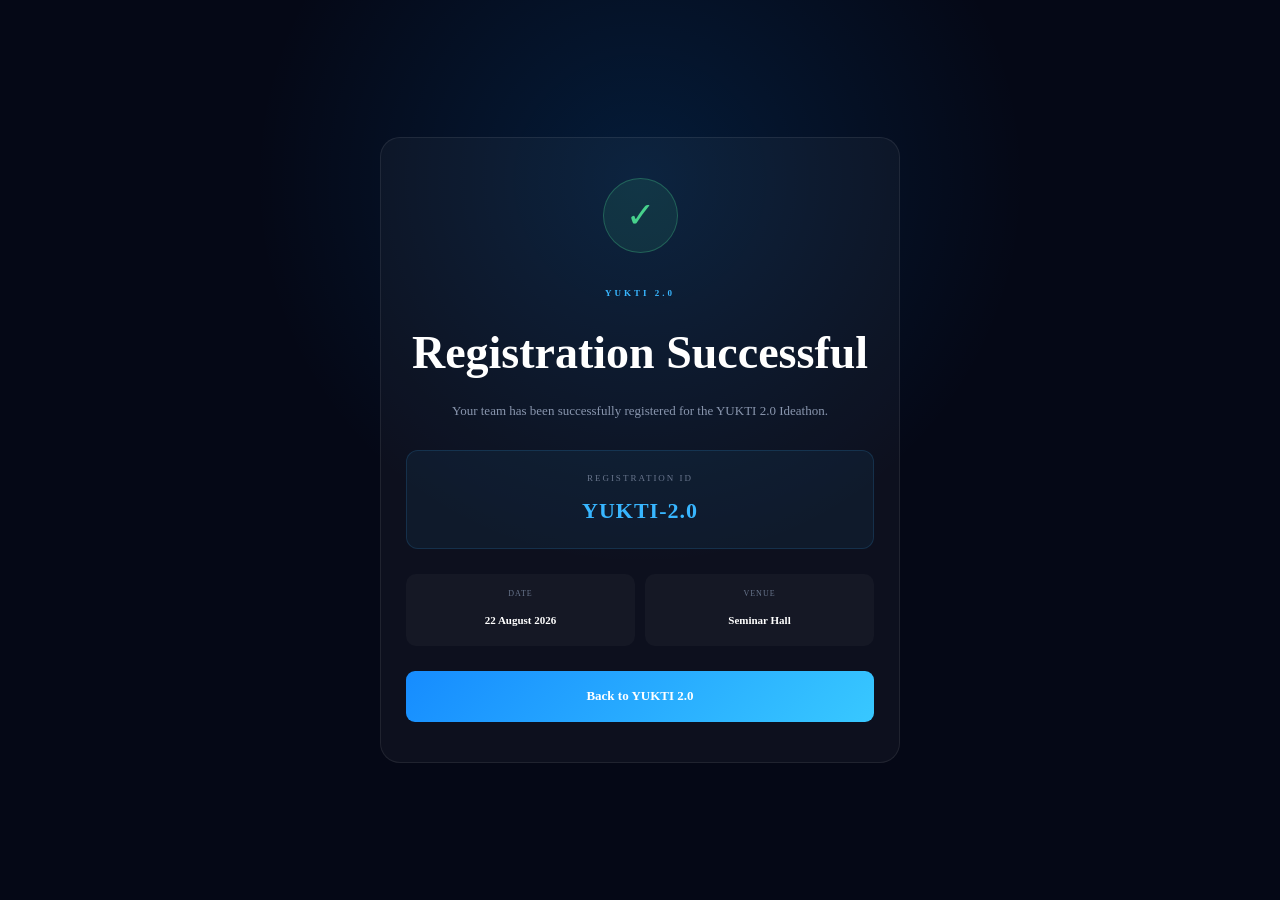
<file: registration-success.html>
<!DOCTYPE html>
<html lang="en">

<head>

    <meta charset="UTF-8">

    <meta
        name="viewport"
        content="width=device-width, initial-scale=1.0"
    >

    <title>Registration Successful | YUKTI 2.0</title>

    <link
        rel="stylesheet"
        href="css/style.css"
    >

    <style>

        * {
            box-sizing: border-box;
        }

        body {

            margin: 0;

            min-height: 100vh;

            display: flex;

            align-items: center;

            justify-content: center;

            padding: 20px;

            background:
                radial-gradient(
                    circle at 50% 20%,
                    rgba(0, 140, 255, 0.15),
                    transparent 40%
                ),
                #050816;

            color: #ffffff;

            font-family: inherit;

        }


        .success-container {

            width: 100%;

            max-width: 520px;

            text-align: center;

            padding: 40px 25px;

            border:
                1px solid
                rgba(255,255,255,0.08);

            border-radius: 20px;

            background:
                rgba(255,255,255,0.035);

        }


        .success-icon {

            width: 75px;

            height: 75px;

            margin: 0 auto 25px;

            display: flex;

            align-items: center;

            justify-content: center;

            border-radius: 50%;

            background:
                rgba(71,209,140,0.1);

            border:
                1px solid
                rgba(71,209,140,0.3);

            color: #47d18c;

            font-size: 35px;

        }


        .success-label {

            color: #38b6ff;

            font-size: 9px;

            font-weight: 700;

            letter-spacing: 3px;

        }


        h1 {

            margin:
                12px 0 10px;

            font-size:
                clamp(30px, 7vw, 46px);

        }


        .description {

            margin: 0 auto 28px;

            max-width: 400px;

            color: #8996ae;

            font-size: 13px;

            line-height: 1.7;

        }


        .registration-id-box {

            padding: 20px;

            margin-bottom: 25px;

            border-radius: 12px;

            background:
                rgba(56,182,255,0.06);

            border:
                1px solid
                rgba(56,182,255,0.15);

        }


        .registration-id-box span {

            display: block;

            margin-bottom: 8px;

            color: #68758c;

            font-size: 9px;

            letter-spacing: 2px;

        }


        #registrationId {

            color: #38b6ff;

            font-size: 22px;

            font-weight: 800;

            letter-spacing: 1px;

            word-break: break-all;

        }


        .event-info {

            display: grid;

            grid-template-columns: 1fr 1fr;

            gap: 10px;

            margin-bottom: 25px;

        }


        .info-card {

            padding: 14px;

            border-radius: 10px;

            background:
                rgba(255,255,255,0.03);

        }


        .info-card span {

            display: block;

            margin-bottom: 5px;

            color: #68758c;

            font-size: 8px;

            letter-spacing: 1px;

        }


        .info-card strong {

            font-size: 11px;

        }


        .home-button {

            display: inline-flex;

            align-items: center;

            justify-content: center;

            width: 100%;

            padding: 15px;

            border-radius: 9px;

            background:
                linear-gradient(
                    135deg,
                    #168cff,
                    #38c8ff
                );

            color: #ffffff;

            text-decoration: none;

            font-size: 13px;

            font-weight: 700;

        }


        @media (max-width: 480px) {

            .success-container {

                padding: 32px 18px;

            }

            .event-info {

                grid-template-columns: 1fr;

            }

        }

    </style>

</head>


<body>

    <main class="success-container">


        <div class="success-icon">
            ✓
        </div>


        <span class="success-label">
            YUKTI 2.0
        </span>


        <h1>
            Registration Successful
        </h1>


        <p class="description">

            Your team has been successfully registered
            for the YUKTI 2.0 Ideathon.

        </p>


        <div class="registration-id-box">

            <span>
                REGISTRATION ID
            </span>

            <strong id="registrationId">
                Loading...
            </strong>

        </div>


        <div class="event-info">

            <div class="info-card">

                <span>
                    DATE
                </span>

                <strong>
                    22 August 2026
                </strong>

            </div>


            <div class="info-card">

                <span>
                    VENUE
                </span>

                <strong>
                    Seminar Hall
                </strong>

            </div>

        </div>


        <a
            href="index.html"
            class="home-button"
        >

            Back to YUKTI 2.0

        </a>

    </main>


    <script>

        /*
         * The registration ID will eventually be
         * passed here after successful submission.
         */

        const registrationId =
            localStorage.getItem(
                "yuktiRegistrationId"
            );


        const idElement =
            document.getElementById(
                "registrationId"
            );


        if (registrationId) {

            idElement.textContent =
                registrationId;

        } else {

            idElement.textContent =
                "YUKTI-2.0";

        }

    </script>

</body>

</html>
</file>
<file: css/style.css>
/* =========================================================
   YUKTI 2.0
   MAIN WEBSITE STYLES
========================================================= */


/* ================= RESET ================= */

* {
    margin: 0;
    padding: 0;
    box-sizing: border-box;
}


html {
    scroll-behavior: smooth;
}


body {
    font-family: Arial, Helvetica, sans-serif;

    background: #050816;

    color: #ffffff;

    line-height: 1.6;

    overflow-x: hidden;
}


a {
    color: inherit;

    text-decoration: none;
}


img {
    max-width: 100%;

    display: block;
}


button {
    font-family: inherit;

    cursor: pointer;
}


/* ================= NAVBAR ================= */

.navbar {

    position: fixed;

    top: 0;

    left: 0;

    width: 100%;

    z-index: 1000;

    background:
        rgba(5, 8, 22, 0.80);

    backdrop-filter:
        blur(18px);

    border-bottom:
        1px solid rgba(255, 255, 255, 0.08);
}


.nav-container {

    max-width: 1250px;

    margin: auto;

    min-height: 75px;

    padding: 0 25px;

    display: flex;

    align-items: center;

    justify-content: space-between;
}


/* BRAND */

.brand {

    display: flex;

    align-items: center;

    gap: 10px;
}


.brand img {

    width: 45px;

    height: 45px;

    object-fit: contain;

    border-radius: 50%;
}


.brand-name {

    font-size: 20px;

    font-weight: 900;

    letter-spacing: 1px;
}


.brand-name span {

    color: #ffffff;
}


.brand-name small {

    color: #28aaff;

    font-size: 14px;
}


/* NAV LINKS */

.nav-links {

    display: flex;

    gap: 25px;
}


.nav-links a {

    color: #aab5ca;

    font-size: 13px;

    transition: 0.3s;
}


.nav-links a:hover {

    color: #3dbaff;
}


/* REGISTER BUTTON */

.nav-register {

    background:
        linear-gradient(
            135deg,
            #168cff,
            #38c8ff
        );

    color: #ffffff;

    padding: 11px 20px;

    border-radius: 8px;

    font-size: 13px;

    font-weight: 700;

    box-shadow:
        0 8px 30px
        rgba(24, 153, 255, 0.25);

    transition: 0.3s;
}


.nav-register:hover {

    transform:
        translateY(-3px);

    box-shadow:
        0 12px 35px
        rgba(24, 153, 255, 0.45);
}


/* ================= HERO ================= */

.hero {

    min-height: 100vh;

    position: relative;

    overflow: hidden;

    display: flex;

    align-items: center;

    justify-content: center;

    text-align: center;

    padding:
        120px 20px 80px;

    background:

        radial-gradient(
            circle at 50% 35%,
            rgba(0, 130, 255, 0.18),
            transparent 38%
        ),

        #050816;
}


/* GRID BACKGROUND */

.hero-grid {

    position: absolute;

    inset: 0;

    background-image:

        linear-gradient(
            rgba(255,255,255,0.025) 1px,
            transparent 1px
        ),

        linear-gradient(
            90deg,
            rgba(255,255,255,0.025) 1px,
            transparent 1px
        );

    background-size: 55px 55px;

    mask-image:
        linear-gradient(
            to bottom,
            black,
            transparent
        );
}


/* GLOW */

.hero-glow {

    position: absolute;

    width: 320px;

    height: 320px;

    border-radius: 50%;

    filter: blur(110px);

    opacity: 0.15;
}


.glow-one {

    background: #008cff;

    top: 15%;

    left: 5%;
}


.glow-two {

    background: #00d5ff;

    right: 5%;

    bottom: 10%;
}


/* HERO CONTENT */

.hero-content {

    position: relative;

    z-index: 2;

    max-width: 950px;
}


.organizer {

    display: flex;

    align-items: center;

    justify-content: center;

    gap: 12px;

    color: #62c8ff;

    font-size: 12px;

    font-weight: 700;

    letter-spacing: 4px;

    margin-bottom: 18px;
}


.organizer span {

    width: 35px;

    height: 1px;

    background: #258fff;
}


.hero-subtitle {

    color: #69768f;

    font-size: 10px;

    letter-spacing: 2px;

    margin-bottom: 20px;
}


.hero h1 {

    font-size:
        clamp(80px, 14vw, 180px);

    line-height: 0.9;

    font-weight: 900;

    letter-spacing: -8px;

    text-shadow:
        0 0 60px
        rgba(30, 155, 255, 0.25);
}


.hero h1 span {

    color: #28aaff;
}


.hero h2 {

    margin-top: 25px;

    font-size:
        clamp(17px, 3vw, 28px);

    letter-spacing: 7px;

    font-weight: 800;
}


.hero h2 b {

    color: #219fff;

    margin: 0 5px;
}


.hero-description {

    max-width: 580px;

    margin: 25px auto;

    color: #9ca8c1;

    font-size: 15px;
}


/* HERO INFO */

.hero-info {

    display: flex;

    align-items: center;

    justify-content: center;

    margin: 38px 0;

    gap: 35px;
}


.info-item {

    display: flex;

    align-items: center;

    gap: 10px;
}


.info-item strong {

    font-size: 27px;

    color: #40baff;
}


.info-item span {

    text-align: left;

    font-size: 10px;

    line-height: 1.3;

    color: #8e9ab3;

    letter-spacing: 1px;
}


.info-line {

    width: 1px;

    height: 35px;

    background:
        rgba(255,255,255,0.15);
}


/* HERO BUTTONS */

.hero-buttons {

    display: flex;

    justify-content: center;

    gap: 15px;
}


.primary-btn {

    display: inline-flex;

    align-items: center;

    justify-content: center;

    gap: 18px;

    background:
        linear-gradient(
            135deg,
            #168cff,
            #38c8ff
        );

    color: #ffffff;

    padding: 15px 25px;

    border-radius: 8px;

    font-size: 14px;

    font-weight: 700;

    box-shadow:
        0 8px 30px
        rgba(24, 153, 255, 0.25);

    transition: 0.3s;
}


.primary-btn:hover {

    transform:
        translateY(-3px);

    box-shadow:
        0 12px 35px
        rgba(24, 153, 255, 0.45);
}


.secondary-btn {

    display: inline-flex;

    align-items: center;

    justify-content: center;

    padding: 15px 25px;

    border:
        1px solid
        rgba(255,255,255,0.15);

    border-radius: 8px;

    color: #c4ccdc;

    font-size: 14px;

    font-weight: 600;

    transition: 0.3s;
}


.secondary-btn:hover {

    border-color: #2dafff;

    color: #ffffff;
}


.deadline {

    margin-top: 25px;

    color: #78859e;

    font-size: 12px;
}


.deadline strong {

    color: #ffffff;
}


/* SCROLL */

.scroll-indicator {

    position: absolute;

    bottom: 25px;

    left: 50%;

    transform:
        translateX(-50%);

    color: #647189;

    font-size: 10px;

    letter-spacing: 2px;

    display: flex;

    flex-direction: column;

    align-items: center;

    gap: 7px;
}


.scroll-indicator span {

    width: 1px;

    height: 25px;

    background: #2dafff;
}


/* ================= COMMON SECTION ================= */

.about-section,
.event-section,
.themes-section,
.rounds-section,
.prizes-section,
.rules-section,
.contact-section {

    max-width: 1200px;

    margin: auto;

    padding: 110px 25px;
}


.section-heading {

    margin-bottom: 55px;
}


.section-heading > span {

    color: #38b6ff;

    font-size: 10px;

    letter-spacing: 3px;

    font-weight: 700;
}


.section-heading h2 {

    margin-top: 12px;

    font-size:
        clamp(38px, 5vw, 60px);

    line-height: 1.1;
}


.section-heading em {

    color: #2eafff;

    font-style: normal;
}


/* ================= ABOUT ================= */

.about-grid {

    display: grid;

    grid-template-columns:
        1.5fr 1fr 1fr;

    gap: 20px;
}


.about-text {

    padding:
        20px 30px 20px 0;
}


.about-text p {

    color: #9ba7be;

    margin-bottom: 20px;

    font-size: 14px;
}


.text-link {

    display: inline-block;

    margin-top: 10px;

    color: #3bb8ff;

    font-size: 13px;

    font-weight: 700;
}


.about-card {

    padding: 30px;

    min-height: 230px;

    border:
        1px solid
        rgba(255,255,255,0.08);

    border-radius: 15px;

    background:
        rgba(255,255,255,0.025);

    transition: 0.3s;
}


.about-card:hover {

    transform:
        translateY(-6px);

    border-color:
        rgba(45,174,255,0.4);

    background:
        rgba(25,140,255,0.06);
}


.card-number {

    color: #319fff;

    font-size: 11px;

    margin-bottom: 40px;
}


.about-card h3 {

    font-size: 25px;

    margin-bottom: 10px;
}


.about-card p {

    color: #8995ad;

    font-size: 12px;
}


/* ================= EVENT ================= */

.details-grid {

    display: grid;

    grid-template-columns:
        repeat(3, 1fr);

    gap: 18px;
}


.detail-card {

    padding: 30px;

    min-height: 190px;

    border-radius: 15px;

    border:
        1px solid
        rgba(255,255,255,0.08);

    background:
        linear-gradient(
            145deg,
            rgba(255,255,255,0.045),
            rgba(255,255,255,0.01)
        );

    transition: 0.3s;
}


.detail-card:hover {

    transform:
        translateY(-5px);

    border-color: #168fff;
}


.detail-icon {

    display: block;

    color: #36b7ff;

    font-size: 25px;

    margin-bottom: 30px;
}


.detail-card small {

    color: #738098;

    font-size: 9px;

    letter-spacing: 2px;
}


.detail-card h3 {

    margin-top: 7px;

    font-size: 16px;
}


/* ================= THEMES ================= */

.section-intro {

    max-width: 650px;

    color: #8996ae;

    margin-top: -30px;

    margin-bottom: 45px;
}


.themes-grid {

    display: grid;

    grid-template-columns:
        repeat(4, 1fr);

    gap: 15px;
}


.theme-card {

    position: relative;

    padding: 28px 25px;

    min-height: 170px;

    border:
        1px solid
        rgba(255,255,255,0.07);

    border-radius: 14px;

    background:
        rgba(255,255,255,0.025);

    transition: 0.3s;

    overflow: hidden;
}


.theme-card::after {

    content: "";

    position: absolute;

    width: 80px;

    height: 80px;

    right: -30px;

    bottom: -30px;

    border-radius: 50%;

    background: #168fff;

    filter: blur(50px);

    opacity: 0;

    transition: 0.3s;
}


.theme-card:hover {

    transform:
        translateY(-5px);

    border-color:
        rgba(42,175,255,0.4);

    background:
        rgba(20,140,255,0.06);
}


.theme-card:hover::after {

    opacity: 0.5;
}


.theme-card > span {

    color: #258fff;

    font-size: 10px;

    font-weight: 700;
}


.theme-card h3 {

    margin-top: 30px;

    font-size: 15px;
}


.theme-card p {

    margin-top: 8px;

    color: #78859d;

    font-size: 11px;
}


/* ================= ROUNDS ================= */

.rounds-container {

    max-width: 900px;

    margin: auto;
}


.round-card {

    display: flex;

    gap: 35px;

    padding: 35px;

    border:
        1px solid
        rgba(255,255,255,0.08);

    border-radius: 18px;

    background:
        linear-gradient(
            145deg,
            rgba(255,255,255,0.045),
            rgba(255,255,255,0.01)
        );
}


.round-number {

    min-width: 75px;

    height: 75px;

    display: flex;

    align-items: center;

    justify-content: center;

    border-radius: 50%;

    background:
        rgba(25,145,255,0.1);

    border:
        1px solid
        rgba(40,170,255,0.3);

    color: #3bb8ff;

    font-size: 18px;

    font-weight: 800;
}


.round-content > span {

    color: #36b7ff;

    font-size: 10px;

    letter-spacing: 3px;
}


.round-content h3 {

    margin: 8px 0;

    font-size: 28px;
}


.round-content p {

    max-width: 650px;

    color: #8591a9;

    font-size: 13px;
}


.round-time {

    display: inline-flex;

    flex-direction: column;

    margin-top: 20px;

    padding:
        10px 18px;

    border-left:
        2px solid #259fff;
}


.round-time strong {

    color: #ffffff;

    font-size: 18px;
}


.round-time small {

    color: #77839b;
}


.round-connector {

    text-align: center;

    color: #299fff;

    font-size: 30px;

    padding: 10px;
}


/* ================= PRIZES ================= */

.center-heading {

    text-align: center;
}


.prizes-grid {

    display: grid;

    grid-template-columns:
        repeat(3, 1fr);

    align-items: end;

    gap: 20px;

    max-width: 900px;

    margin: auto;
}


.prize-card {

    text-align: center;

    padding: 35px 20px;

    border:
        1px solid
        rgba(255,255,255,0.08);

    border-radius: 18px;

    background:
        rgba(255,255,255,0.025);

    transition: 0.3s;
}


.prize-card:hover {

    transform:
        translateY(-8px);
}


.first-prize {

    padding-top: 50px;

    padding-bottom: 50px;

    border-color:
        rgba(255,196,55,0.35);

    background:
        radial-gradient(
            circle at top,
            rgba(255,190,40,0.1),
            transparent 60%
        );
}


.prize-position {

    color: #68758d;

    font-size: 11px;

    font-weight: 700;
}


.prize-medal {

    font-size: 42px;

    margin: 15px 0;
}


.prize-card > span {

    color: #8a96ac;

    font-size: 9px;

    letter-spacing: 2px;
}


.prize-card h3 {

    margin: 8px 0;

    font-size: 35px;
}


.first-prize h3 {

    color: #ffc43b;
}


.prize-card p {

    color: #717e96;

    font-size: 11px;
}


/* ================= RULES ================= */

.rules-grid {

    display: grid;

    grid-template-columns:
        1.5fr 1fr;

    gap: 30px;
}


.rules-list {

    display: flex;

    flex-direction: column;

    gap: 12px;
}


.rule {

    display: flex;

    gap: 20px;

    padding: 20px;

    border:
        1px solid
        rgba(255,255,255,0.06);

    border-radius: 12px;

    background:
        rgba(255,255,255,0.02);
}


.rule span {

    color: #2eafff;

    font-size: 11px;

    font-weight: 700;
}


.rule p {

    color: #909bb1;

    font-size: 12px;
}


.eligibility-card {

    padding: 40px;

    border-radius: 18px;

    background:

        radial-gradient(
            circle at top right,
            rgba(30,150,255,0.2),
            transparent 60%
        ),

        #07152c;

    border:
        1px solid
        rgba(45,170,255,0.2);
}


.eligibility-card > span {

    color: #3ab8ff;

    font-size: 10px;

    letter-spacing: 3px;
}


.eligibility-card h3 {

    margin: 20px 0;

    font-size: 36px;

    line-height: 1.1;
}


.eligibility-card p {

    color: #8794aa;

    font-size: 12px;
}


.team-size {

    display: flex;

    align-items: center;

    gap: 15px;

    margin-top: 35px;
}


.team-size strong {

    font-size: 32px;

    color: #38b8ff;
}


.team-size span {

    color: #7f8ba1;

    font-size: 11px;
}


/* ================= REGISTER CTA ================= */

.register-cta {

    margin:
        40px 25px 100px;

    border-radius: 25px;

    overflow: hidden;

    text-align: center;

    padding: 100px 25px;

    background:

        radial-gradient(
            circle at center,
            rgba(0,145,255,0.25),
            transparent 55%
        ),

        linear-gradient(
            135deg,
            #071b3a,
            #061027
        );

    border:
        1px solid
        rgba(52,177,255,0.2);
}


.cta-content {

    max-width: 700px;

    margin: auto;
}


.cta-content > span {

    color: #42bcff;

    font-size: 10px;

    letter-spacing: 3px;

    font-weight: 700;
}


.cta-content h2 {

    margin: 20px 0;

    font-size:
        clamp(38px, 6vw, 70px);

    line-height: 1.05;
}


.cta-content p {

    color: #8d9ab4;

    margin-bottom: 30px;
}


/* ================= CONTACT ================= */

.contact-grid {

    display: grid;

    grid-template-columns:
        repeat(4, 1fr);

    gap: 15px;
}


.contact-card {

    padding: 30px;

    min-height: 180px;

    border:
        1px solid
        rgba(255,255,255,0.07);

    border-radius: 15px;

    background:
        rgba(255,255,255,0.025);

    transition: 0.3s;
}


.contact-card:hover {

    transform:
        translateY(-5px);

    border-color:
        rgba(45,174,255,0.4);
}


.contact-icon {

    color: #35b6ff;

    font-size: 25px;

    margin-bottom: 25px;
}


.contact-card h3 {

    font-size: 15px;

    margin-bottom: 8px;
}


.contact-card a {

    color: #8491a9;

    font-size: 12px;

    word-break: break-word;
}


.contact-card a:hover {

    color: #38b8ff;
}


/* ================= FOOTER ================= */

footer {

    border-top:
        1px solid
        rgba(255,255,255,0.08);

    padding:
        60px 25px 20px;

    background:
        #030510;
}


.footer-content {

    max-width: 1200px;

    margin: auto;

    display: grid;

    grid-template-columns:
        1.5fr 1fr 1fr 1fr;

    gap: 40px;
}


.footer-title {

    font-size: 30px;

    font-weight: 900;
}


.footer-title span {

    color: #2baeff;
}


.footer-brand > p {

    color: #78849b;

    font-size: 13px;
}


.footer-small {

    margin-top: 10px;
}


.footer-content h3 {

    margin-bottom: 15px;

    font-size: 11px;

    color: #36b7ff;

    letter-spacing: 1px;
}


.footer-content p {

    color: #78849b;

    font-size: 12px;

    margin-bottom: 7px;
}


.footer-bottom {

    max-width: 1200px;

    margin:
        50px auto 0;

    padding-top: 20px;

    border-top:
        1px solid
        rgba(255,255,255,0.06);

    display: flex;

    justify-content: space-between;

    gap: 20px;

    color: #59647a;

    font-size: 10px;
}


/* =========================================================
   TABLET
========================================================= */

@media (max-width: 1000px) {

    .nav-links {

        gap: 13px;
    }


    .nav-links a {

        font-size: 11px;
    }


    .themes-grid {

        grid-template-columns:
            repeat(3, 1fr);
    }


    .contact-grid {

        grid-template-columns:
            repeat(2, 1fr);
    }


    .footer-content {

        grid-template-columns:
            repeat(2, 1fr);
    }

}


/* =========================================================
   MOBILE
========================================================= */

@media (max-width: 800px) {


    /* NAV */

    .nav-container {

        min-height: 65px;

        padding:
            0 18px;
    }


    .nav-links,
    .nav-register {

        display: none;
    }


    .brand img {

        width: 40px;

        height: 40px;
    }


    /* HERO */

    .hero {

        padding:
            100px 20px 75px;
    }


    .hero h1 {

        font-size:
            clamp(70px, 22vw, 120px);

        letter-spacing:
            -5px;
    }


    .hero h2 {

        letter-spacing: 4px;

        font-size: 15px;
    }


    .hero-subtitle {

        font-size: 8px;

        letter-spacing: 1px;
    }


    .hero-description {

        font-size: 13px;
    }


    .hero-info {

        gap: 15px;
    }


    .info-item {

        flex-direction: column;
    }


    .info-item strong {

        font-size: 22px;
    }


    .info-item span {

        text-align: center;
    }


    .hero-buttons {

        flex-direction: column;

        max-width: 300px;

        margin: auto;
    }


    .primary-btn,
    .secondary-btn {

        width: 100%;
    }


    /* COMMON */

    .about-section,
    .event-section,
    .themes-section,
    .rounds-section,
    .prizes-section,
    .rules-section,
    .contact-section {

        padding:
            80px 20px;
    }


    /* ABOUT */

    .about-grid {

        grid-template-columns: 1fr;
    }


    .about-text {

        padding: 0;
    }


    /* DETAILS */

    .details-grid {

        grid-template-columns:
            repeat(2, 1fr);
    }


    .detail-card {

        padding: 22px;

        min-height: 170px;
    }


    /* THEMES */

    .themes-grid {

        grid-template-columns:
            repeat(2, 1fr);
    }


    /* ROUNDS */

    .round-card {

        gap: 20px;

        padding: 25px;
    }


    .round-number {

        min-width: 55px;

        height: 55px;
    }


    .round-content h3 {

        font-size: 22px;
    }


    /* PRIZES */

    .prizes-grid {

        grid-template-columns: 1fr;
    }


    .first-prize {

        order: -1;
    }


    /* RULES */

    .rules-grid {

        grid-template-columns: 1fr;
    }


    /* CTA */

    .register-cta {

        margin:
            20px 15px 70px;

        padding:
            70px 20px;
    }


    /* CONTACT */

    .contact-grid {

        grid-template-columns:
            repeat(2, 1fr);
    }


    /* FOOTER */

    .footer-content {

        grid-template-columns: 1fr;

        gap: 35px;
    }


    .footer-bottom {

        flex-direction: column;

        gap: 5px;
    }

}


/* =========================================================
   SMALL MOBILE
========================================================= */

@media (max-width: 480px) {


    .organizer {

        font-size: 9px;

        letter-spacing: 2px;
    }


    .organizer span {

        width: 20px;
    }


    .hero-info {

        gap: 8px;
    }


    .info-line {

        height: 25px;
    }


    .info-item strong {

        font-size: 18px;
    }


    .info-item span {

        font-size: 8px;
    }


    .details-grid {

        grid-template-columns: 1fr;
    }


    .themes-grid {

        grid-template-columns: 1fr;
    }


    .round-card {

        flex-direction: column;
    }


    .round-number {

        min-width: 55px;
    }


    .eligibility-card h3 {

        font-size: 30px;
    }


    .contact-grid {

        grid-template-columns: 1fr;
    }


    .section-heading h2 {

        font-size: 38px;
    }


    .cta-content h2 {

        font-size: 40px;
    }

}
/* =========================================================
   REGISTRATION PAGE
========================================================= */

.registration-page {
    min-height: 100vh;
    background:
        radial-gradient(
            circle at 50% 10%,
            rgba(0, 130, 255, 0.12),
            transparent 35%
        ),
        #050816;
}


.back-button {
    padding: 10px 18px;
}


/* ================= REGISTRATION CONTAINER ================= */

.registration-container {
    max-width: 900px;
    margin: auto;

    padding:
        140px 20px 80px;
}


/* ================= HEADER ================= */

.registration-header {
    text-align: center;

    margin-bottom: 55px;
}


.registration-header > span {
    color: #38b6ff;

    font-size: 10px;

    font-weight: 700;

    letter-spacing: 3px;
}


.registration-header h1 {
    margin-top: 15px;

    font-size:
        clamp(42px, 7vw, 70px);

    line-height: 1.05;
}


.registration-header h1 em {
    color: #2eafff;

    font-style: normal;
}


.registration-header p {
    max-width: 550px;

    margin: 20px auto 0;

    color: #8996ae;

    font-size: 14px;
}


/* ================= FORM ================= */

.registration-form {
    display: flex;

    flex-direction: column;

    gap: 25px;
}


.form-section {
    padding: 35px;

    border:
        1px solid
        rgba(255,255,255,0.08);

    border-radius: 18px;

    background:
        rgba(255,255,255,0.025);
}


.form-section-title {
    display: flex;

    gap: 20px;

    align-items: center;

    margin-bottom: 30px;
}


.form-section-title > span {
    width: 45px;

    height: 45px;

    flex-shrink: 0;

    display: flex;

    align-items: center;

    justify-content: center;

    border-radius: 50%;

    color: #36b7ff;

    background:
        rgba(30,145,255,0.1);

    border:
        1px solid
        rgba(40,170,255,0.25);

    font-size: 12px;

    font-weight: 800;
}


.form-section-title small {
    color: #36b7ff;

    font-size: 9px;

    letter-spacing: 2px;

    font-weight: 700;
}


.form-section-title h2 {
    margin-top: 4px;

    font-size: 23px;
}


.form-grid {
    display: grid;

    grid-template-columns:
        repeat(2, 1fr);

    gap: 20px;
}


.full-width {
    grid-column: 1 / -1;
}


/* ================= FORM GROUP ================= */

.form-group {
    display: flex;

    flex-direction: column;

    gap: 8px;
}


.form-group label {
    color: #c5cede;

    font-size: 12px;

    font-weight: 600;
}


.form-group label b {
    color: #36b7ff;
}


.form-group input,
.form-group select {
    width: 100%;

    padding: 14px 15px;

    border:
        1px solid
        rgba(255,255,255,0.1);

    border-radius: 9px;

    outline: none;

    background:
        rgba(255,255,255,0.04);

    color: #ffffff;

    font-family: inherit;

    font-size: 13px;

    transition: 0.3s;
}


.form-group select option {
    background: #081126;

    color: #ffffff;
}


.form-group input:focus,
.form-group select:focus {
    border-color: #2baeff;

    background:
        rgba(30,150,255,0.05);

    box-shadow:
        0 0 0 3px
        rgba(40,170,255,0.08);
}


.form-group input::placeholder {
    color: #59667d;
}


.field-help {
    color: #69758b;

    font-size: 10px;
}


/* ================= TEAM MEMBERS ================= */

.section-note {
    color: #78859d;

    font-size: 12px;

    margin:
        -10px 0 25px;
}


.member-box {
    padding: 25px;

    margin-top: 15px;

    border:
        1px solid
        rgba(255,255,255,0.07);

    border-radius: 12px;

    background:
        rgba(255,255,255,0.02);
}


.member-title {
    color: #36b7ff;

    font-size: 10px;

    font-weight: 700;

    letter-spacing: 2px;

    margin-bottom: 20px;
}


/* ================= PAYMENT ================= */

.payment-box {
    display: grid;

    grid-template-columns:
        1fr 220px 1fr;

    align-items: center;

    gap: 25px;

    padding: 30px;

    margin-bottom: 30px;

    border:
        1px solid
        rgba(45,170,255,0.15);

    border-radius: 15px;

    background:
        radial-gradient(
            circle at center,
            rgba(20,140,255,0.08),
            transparent 65%
        );
}


.payment-info > span {
    color: #36b7ff;

    font-size: 9px;

    letter-spacing: 2px;
}


.payment-info strong {
    display: block;

    margin: 5px 0;

    font-size: 42px;
}


.payment-info p,
.upi-info p {
    color: #758198;

    font-size: 11px;
}


.qr-container {
    padding: 10px;

    background: #ffffff;

    border-radius: 12px;
}


.qr-container img {
    width: 100%;

    aspect-ratio: 1;

    object-fit: contain;
}


.upi-info {
    text-align: center;
}


.upi-info small {
    display: block;

    color: #758198;

    font-size: 9px;

    letter-spacing: 2px;

    margin-bottom: 8px;
}


.upi-info strong {
    display: block;

    color: #ffffff;

    font-size: 12px;

    word-break: break-all;

    margin-bottom: 12px;
}


.payment-fields {
    margin-top: 10px;
}


.payment-confirmation {
    display: flex;

    gap: 12px;

    align-items: flex-start;

    margin-top: 25px;

    padding: 15px;

    border-radius: 9px;

    background:
        rgba(255,255,255,0.03);

    color: #8996ae;

    font-size: 11px;

    cursor: pointer;
}


.payment-confirmation input {
    margin-top: 2px;

    accent-color: #219fff;
}


/* ================= SUBMIT ================= */

.submit-section {
    text-align: center;

    padding:
        20px 0 10px;
}


.submit-button {
    border: none;

    padding:
        16px 30px;

    border-radius: 9px;

    background:
        linear-gradient(
            135deg,
            #168cff,
            #38c8ff
        );

    color: #ffffff;

    font-size: 14px;

    font-weight: 700;

    cursor: pointer;

    box-shadow:
        0 10px 30px
        rgba(24,153,255,0.25);

    transition: 0.3s;
}


.submit-button span {
    margin-left: 15px;
}


.submit-button:hover {
    transform:
        translateY(-3px);

    box-shadow:
        0 15px 35px
        rgba(24,153,255,0.4);
}


.submit-section p {
    margin-top: 15px;

    color: #59667d;

    font-size: 10px;
}


/* ================= FOOTER ================= */

.registration-footer {
    padding:
        30px 20px;

    border-top:
        1px solid
        rgba(255,255,255,0.06);

    display: flex;

    justify-content: space-between;

    max-width: 900px;

    margin: auto;

    color: #59667d;

    font-size: 10px;
}


.registration-footer a {
    color: #36b7ff;
}


/* =========================================================
   REGISTRATION MOBILE
========================================================= */

@media (max-width: 700px) {

    .registration-container {
        padding:
            110px 15px 60px;
    }


    .registration-header {
        margin-bottom: 35px;
    }


    .form-section {
        padding: 22px 18px;
    }


    .form-section-title {
        gap: 12px;
    }


    .form-section-title h2 {
        font-size: 19px;
    }


    .form-grid {
        grid-template-columns: 1fr;
    }


    .full-width {
        grid-column: auto;
    }


    .member-box {
        padding: 18px;
    }


    .payment-box {
        grid-template-columns: 1fr;

        text-align: center;

        padding: 22px;
    }


    .qr-container {
        width: 220px;

        max-width: 100%;

        margin: auto;
    }


    .payment-info strong {
        font-size: 36px;
    }


    .submit-button {
        width: 100%;
    }


    .registration-footer {
        flex-direction: column;

        gap: 10px;

        text-align: center;
    }

}


@media (max-width: 480px) {

    .registration-header h1 {
        font-size: 42px;
    }


    .back-button {
        padding:
            8px 12px;

        font-size: 11px;
    }


    .brand-name {
        font-size: 17px;
    }

}
</file>
<file: css/register.css>
/* =========================================================
   YUKTI 2.0
   REGISTRATION PAGE
========================================================= */


/* ================= PAGE ================= */

.registration-page {

    min-height: 100vh;

    background:
        radial-gradient(
            circle at 50% 5%,
            rgba(0, 130, 255, 0.13),
            transparent 35%
        ),
        #050816;

}


/* ================= NAVBAR ================= */

.back-button {

    padding: 10px 18px;

}


/* ================= CONTAINER ================= */

.registration-container {

    max-width: 900px;

    margin: auto;

    padding: 140px 20px 80px;

}


/* ================= HEADER ================= */

.registration-header {

    text-align: center;

    margin-bottom: 55px;

}


.registration-header > span {

    color: #38b6ff;

    font-size: 10px;

    font-weight: 700;

    letter-spacing: 3px;

}


.registration-header h1 {

    margin-top: 15px;

    font-size: clamp(42px, 7vw, 70px);

    line-height: 1.05;

}


.registration-header h1 em {

    color: #2eafff;

    font-style: normal;

}


.registration-header p {

    max-width: 550px;

    margin: 20px auto 0;

    color: #8996ae;

    font-size: 14px;

}


/* ================= FORM ================= */

.registration-form {

    display: flex;

    flex-direction: column;

    gap: 25px;

}


.form-section {

    padding: 35px;

    border:
        1px solid
        rgba(255,255,255,0.08);

    border-radius: 18px;

    background:
        rgba(255,255,255,0.025);

}


/* ================= SECTION TITLE ================= */

.form-section-title {

    display: flex;

    gap: 20px;

    align-items: center;

    margin-bottom: 30px;

}


.form-section-title > span {

    width: 45px;

    height: 45px;

    flex-shrink: 0;

    display: flex;

    align-items: center;

    justify-content: center;

    border-radius: 50%;

    color: #36b7ff;

    background:
        rgba(30,145,255,0.1);

    border:
        1px solid
        rgba(40,170,255,0.25);

    font-size: 12px;

    font-weight: 800;

}


.form-section-title small {

    color: #36b7ff;

    font-size: 9px;

    letter-spacing: 2px;

    font-weight: 700;

}


.form-section-title h2 {

    margin-top: 4px;

    font-size: 23px;

}


/* ================= FORM GRID ================= */

.form-grid {

    display: grid;

    grid-template-columns:
        repeat(2, 1fr);

    gap: 20px;

}


.full-width {

    grid-column: 1 / -1;

}


/* ================= INPUTS ================= */

.form-group {

    display: flex;

    flex-direction: column;

    gap: 8px;

}


.form-group label {

    color: #c5cede;

    font-size: 12px;

    font-weight: 600;

}


.form-group label b {

    color: #36b7ff;

}


.form-group input,
.form-group select {

    width: 100%;

    padding: 14px 15px;

    border:
        1px solid
        rgba(255,255,255,0.1);

    border-radius: 9px;

    outline: none;

    background:
        rgba(255,255,255,0.04);

    color: #ffffff;

    font-family: inherit;

    font-size: 13px;

    transition: 0.3s;

}


.form-group select option {

    background: #081126;

    color: #ffffff;

}


.form-group input:focus,
.form-group select:focus {

    border-color: #2baeff;

    background:
        rgba(30,150,255,0.05);

    box-shadow:
        0 0 0 3px
        rgba(40,170,255,0.08);

}


.form-group input::placeholder {

    color: #59667d;

}


.field-help {

    color: #69758b;

    font-size: 10px;

}


/* ================= TEAM MEMBERS ================= */

.section-note {

    color: #78859d;

    font-size: 12px;

    margin: -10px 0 25px;

}


.member-box {

    display: none;

    padding: 25px;

    margin-top: 15px;

    border:
        1px solid
        rgba(255,255,255,0.07);

    border-radius: 12px;

    background:
        rgba(255,255,255,0.02);

}


.member-box.active {

    display: block;

}


.member-title {

    color: #36b7ff;

    font-size: 10px;

    font-weight: 700;

    letter-spacing: 2px;

    margin-bottom: 20px;

}


/* =========================================================
   SIMPLE PAYMENT
========================================================= */

.simple-payment {

    max-width: 520px;

    margin: 0 auto;

    padding: 35px 25px;

    text-align: center;

    border:
        1px solid
        rgba(255,255,255,0.08);

    border-radius: 18px;

    background:
        rgba(255,255,255,0.025);

}


.payment-method-label {

    display: block;

    color: #38baff;

    font-size: 9px;

    font-weight: 700;

    letter-spacing: 2px;

    margin-bottom: 8px;

}


.payment-method h3 {

    font-size: 20px;

    margin-bottom: 30px;

}


.payment-price {

    margin-bottom: 30px;

}


.payment-price span {

    display: block;

    color: #69758b;

    font-size: 9px;

    letter-spacing: 2px;

    margin-bottom: 5px;

}


.payment-price strong {

    display: block;

    color: #ffffff;

    font-size: 52px;

    line-height: 1.1;

}


/* ================= PAY BUTTON ================= */

.pay-button {

    width: 100%;

    display: inline-flex;

    align-items: center;

    justify-content: center;

    gap: 18px;

    border: none;

    padding: 16px 24px;

    border-radius: 9px;

    background:
        linear-gradient(
            135deg,
            #168cff,
            #38c8ff
        );

    color: #ffffff;

    font-family: inherit;

    font-size: 14px;

    font-weight: 700;

    cursor: pointer;

    box-shadow:
        0 8px 30px
        rgba(24,153,255,0.25);

    transition: 0.3s;

}


.pay-button:hover {

    transform:
        translateY(-3px);

    box-shadow:
        0 12px 35px
        rgba(24,153,255,0.45);

}


/* ================= AGREEMENT ================= */

.agreement-text {

    margin: 0;

    color: #69758b;

    font-size: 11px;

    line-height: 1.7;

}


/* ================= SUBMIT ================= */

.submit-section {

    text-align: center;

    margin-top: 25px;

}


.submit-button {

    width: 100%;

    border: none;

    padding: 16px 30px;

    border-radius: 9px;

    background:
        linear-gradient(
            135deg,
            #168cff,
            #38c8ff
        );

    color: #ffffff;

    font-family: inherit;

    font-size: 14px;

    font-weight: 700;

    cursor: pointer;

    box-shadow:
        0 10px 30px
        rgba(24,153,255,0.25);

    transition: 0.3s;

}


.submit-button span {

    margin-left: 15px;

}


.submit-button:hover {

    transform:
        translateY(-3px);

}


/* ================= FOOTER ================= */

.registration-footer {

    max-width: 900px;

    margin: auto;

    padding: 30px 20px;

    border-top:
        1px solid
        rgba(255,255,255,0.06);

    display: flex;

    justify-content: space-between;

    gap: 20px;

    color: #59667d;

    font-size: 10px;

}


.registration-footer a {

    color: #36b7ff;

}


/* =========================================================
   MOBILE
========================================================= */

@media (max-width: 700px) {

    .registration-container {

        padding:
            110px 15px 60px;

    }


    .registration-header {

        margin-bottom: 35px;

    }


    .registration-header h1 {

        font-size: 42px;

    }


    .form-section {

        padding:
            22px 18px;

    }


    .form-section-title {

        gap: 12px;

    }


    .form-section-title h2 {

        font-size: 19px;

    }


    .form-grid {

        grid-template-columns: 1fr;

    }


    .full-width {

        grid-column: auto;

    }


    .member-box {

        padding: 18px;

    }


    /* PAYMENT */

    .simple-payment {

        padding:
            30px 20px;

    }


    .payment-price strong {

        font-size: 46px;

    }


    .pay-button {

        width: 100%;

        min-height: 52px;

    }


    /* FOOTER */

    .registration-footer {

        flex-direction: column;

        text-align: center;

    }

}
</file>
